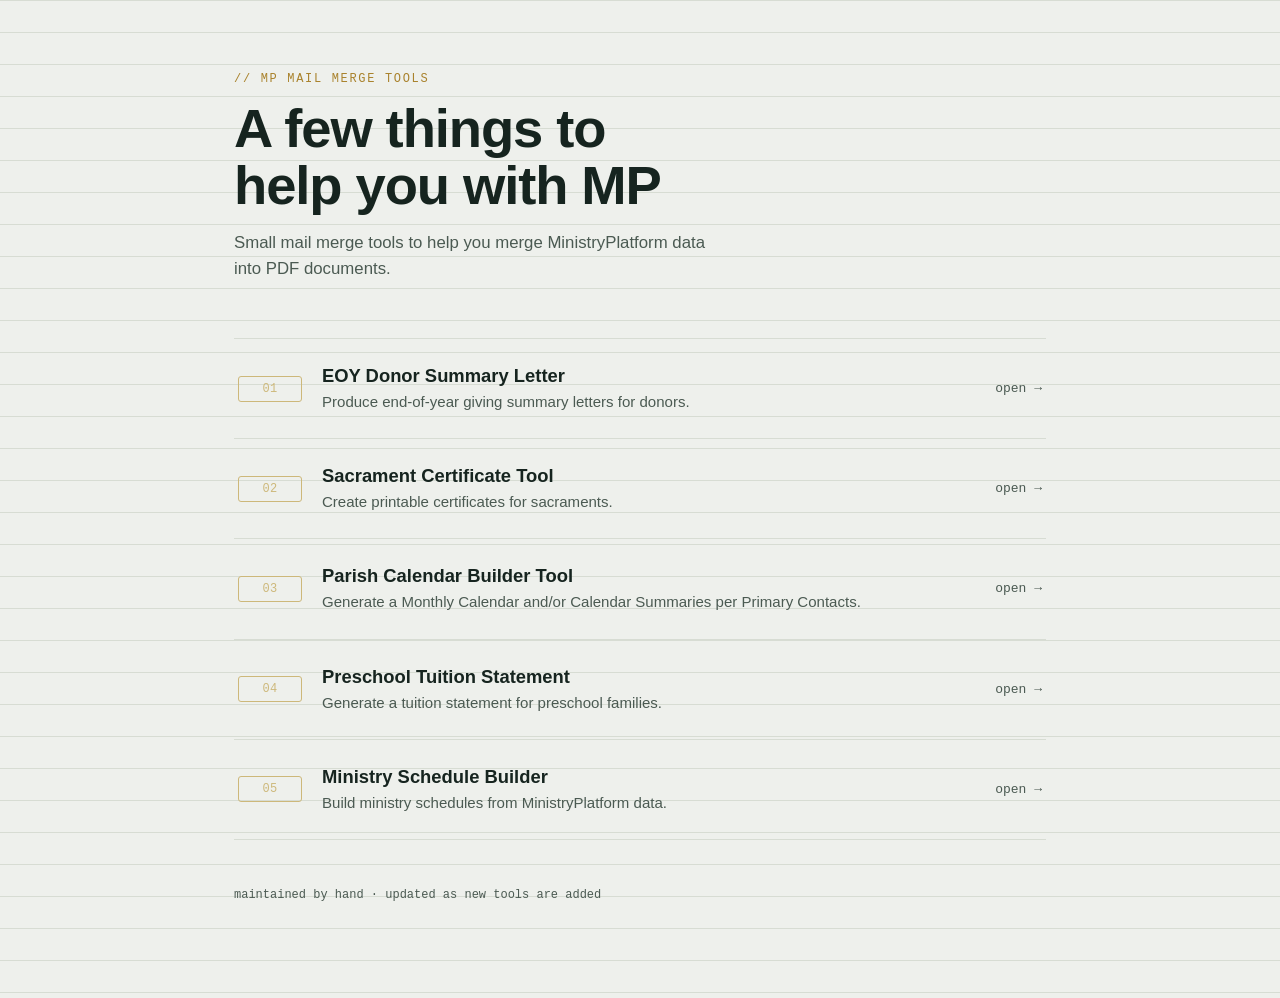
<file: index.html>
<!DOCTYPE html>
<html lang="en">
<head>
<meta charset="UTF-8">
<meta name="viewport" content="width=device-width, initial-scale=1.0">
<title>MP Tools</title>
<style>
  :root {
    --paper: #eef0ec;
    --paper-line: #d7dcd3;
    --ink: #16241f;
    --ink-soft: #4b5a52;
    --brass: #a9822c;
    --brass-dim: #cdb87a;
    --card-bg: #ffffff;
    --mono: 'JetBrains Mono', 'Courier New', monospace;
    --sans: 'Inter', -apple-system, BlinkMacSystemFont, 'Segoe UI', sans-serif;
  }

  * { box-sizing: border-box; }

  html, body {
    margin: 0;
    padding: 0;
    background:
      linear-gradient(var(--paper-line) 1px, transparent 1px) 0 0 / 100% 32px,
      var(--paper);
    color: var(--ink);
    font-family: var(--sans);
    min-height: 100%;
  }

  .wrap {
    max-width: 860px;
    margin: 0 auto;
    padding: 72px 24px 96px;
  }

  header {
    margin-bottom: 56px;
  }

  .eyebrow {
    font-family: var(--mono);
    font-size: 12px;
    letter-spacing: 0.14em;
    text-transform: uppercase;
    color: var(--brass);
    margin: 0 0 14px;
  }

  h1 {
    font-size: clamp(2.4rem, 5vw, 3.4rem);
    line-height: 1.05;
    margin: 0 0 16px;
    letter-spacing: -0.02em;
    font-weight: 700;
  }

  .lede {
    max-width: 52ch;
    font-size: 1.05rem;
    line-height: 1.55;
    color: var(--ink-soft);
    margin: 0;
  }

  .shelf {
    display: flex;
    flex-direction: column;
    border-top: 1px solid var(--paper-line);
  }

  .tool {
    display: grid;
    grid-template-columns: 64px 1fr auto;
    align-items: center;
    gap: 20px;
    padding: 26px 4px;
    border-bottom: 1px solid var(--paper-line);
    text-decoration: none;
    color: inherit;
    transition: background 0.15s ease, padding-left 0.15s ease;
  }

  .tool:hover {
    background: var(--card-bg);
    padding-left: 12px;
  }

  .tool:hover .go {
    color: var(--brass);
    transform: translateX(3px);
  }

  .tag {
    font-family: var(--mono);
    font-size: 12px;
    color: var(--brass-dim);
    border: 1px solid var(--brass-dim);
    border-radius: 3px;
    padding: 5px 0;
    text-align: center;
    letter-spacing: 0.03em;
  }

  .meta h2 {
    font-size: 1.15rem;
    margin: 0 0 4px;
    font-weight: 600;
  }

  .meta p {
    margin: 0;
    font-size: 0.94rem;
    color: var(--ink-soft);
    line-height: 1.4;
  }

  .go {
    font-family: var(--mono);
    font-size: 13px;
    color: var(--ink-soft);
    white-space: nowrap;
    transition: color 0.15s ease, transform 0.15s ease;
  }

  .empty {
    padding: 40px 4px;
    color: var(--ink-soft);
    font-style: italic;
    border-bottom: 1px solid var(--paper-line);
  }

  footer {
    margin-top: 48px;
    font-family: var(--mono);
    font-size: 12px;
    color: var(--ink-soft);
  }

  @media (max-width: 560px) {
    .tool {
      grid-template-columns: 48px 1fr;
      row-gap: 6px;
    }
    .go { grid-column: 2; justify-self: start; }
  }
</style>
</head>
<body>
  <div class="wrap">
    <header>
      <p class="eyebrow">// mp mail merge tools</p>
      <h1>A few things to<br>help you with MP</h1>
      <p class="lede">Small mail merge tools to help you merge MinistryPlatform data into PDF documents.</p>
    </header>

    <div class="shelf" id="shelf"></div>

    <footer>maintained by hand · updated as new tools are added</footer>
  </div>

<script>
  // ---------------------------------------------------------------
  // EDIT THIS LIST when you add or remove a tool.
  // file: the path to the html file in this repo (e.g. "budget-calculator.html"
  //        or "budget-calculator/" if you used a subfolder with its own index.html)
  // name: what shows as the title
  // desc: one short sentence describing what it does
  // ---------------------------------------------------------------
  const TOOLS = [
    {
      file: "eoy-donor-summary-letter.html",
      name: "EOY Donor Summary Letter",
      desc: "Produce end-of-year giving summary letters for donors."
    },
    {
      file: "Sacrament_Certificate_Tool.html",
      name: "Sacrament Certificate Tool",
      desc: "Create printable certificates for sacraments."
    },
    {
      file: "parish-calendar-builder.html",
      name: "Parish Calendar Builder Tool",
      desc: "Generate a Monthly Calendar and/or Calendar Summaries per Primary Contacts."
    },
    {
      file: "Preschool_Tuition_Statement.html",
      name: "Preschool Tuition Statement",
      desc: "Generate a tuition statement for preschool families."
    },
    {
      file: "ministry-schedule-builder.html",
      name: "Ministry Schedule Builder",
      desc: "Build ministry schedules from MinistryPlatform data."
    }
  ];

  const shelf = document.getElementById('shelf');

  if (TOOLS.length === 0) {
    shelf.innerHTML = '<div class="empty">No tools listed yet — edit the TOOLS array in index.html.</div>';
  } else {
    TOOLS.forEach((tool, i) => {
      const a = document.createElement('a');
      a.className = 'tool';
      a.href = tool.file;

      const num = String(i + 1).padStart(2, '0');

      a.innerHTML = `
        <span class="tag">${num}</span>
        <span class="meta">
          <h2>${tool.name}</h2>
          <p>${tool.desc}</p>
        </span>
        <span class="go">open &rarr;</span>
      `;
      shelf.appendChild(a);
    });
  }
</script>
</body>
</html>
</file>
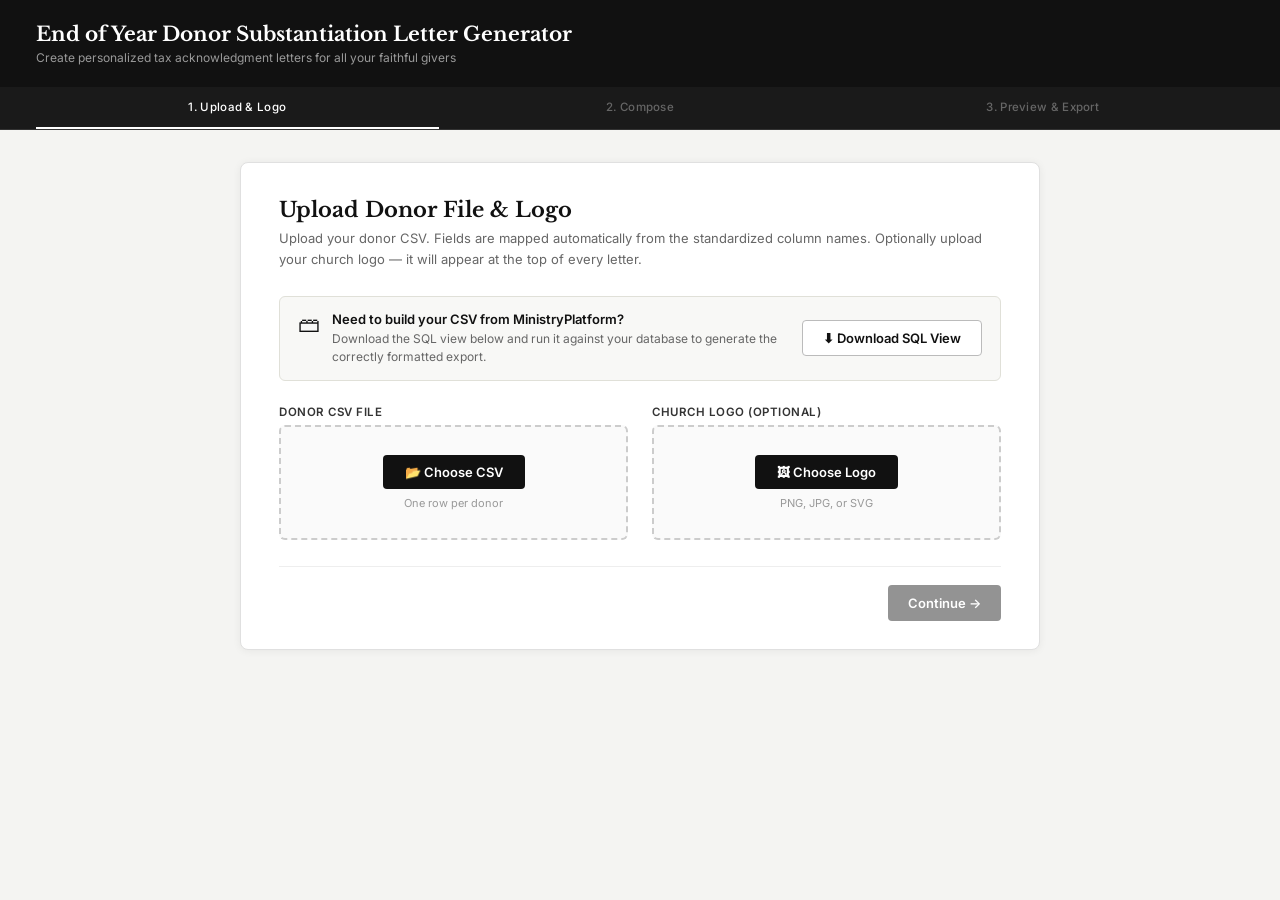
<file: eoy-donor-summary-letter.html>
<!DOCTYPE html>
<html lang="en">
<head>
<meta charset="UTF-8"/>
<meta name="viewport" content="width=device-width, initial-scale=1.0"/>
<title>End of Year Donor Substantiation Letter Generator</title>
<link rel="preconnect" href="https://fonts.googleapis.com"/>
<link href="https://fonts.googleapis.com/css2?family=Libre+Baskerville:ital,wght@0,400;0,700;1,400&family=Inter:wght@400;500;600&display=swap" rel="stylesheet"/>
<style>
  *, *::before, *::after { box-sizing: border-box; margin: 0; padding: 0; }
  body { font-family: 'Inter', system-ui, sans-serif; background: #f4f4f2; color: #111; min-height: 100vh; }

  .hdr { background: #111; color: #fff; padding: 22px 36px; }
  .hdr h1 { font-family: 'Libre Baskerville', Georgia, serif; font-size: 20px; font-weight: 700; }
  .hdr p { font-size: 12px; color: #999; margin-top: 4px; }

  .stepper { background: #1a1a1a; display: flex; padding: 0 36px; border-bottom: 1px solid #333; }
  .step-tab { flex: 1; padding: 13px 6px; text-align: center; font-size: 11.5px; font-weight: 500;
    color: #666; cursor: default; border-bottom: 2px solid transparent; letter-spacing: 0.3px;
    transition: all 0.15s; white-space: nowrap; }
  .step-tab.done { color: #aaa; cursor: pointer; }
  .step-tab.done:hover { color: #fff; }
  .step-tab.active { color: #fff; border-bottom-color: #fff; }

  .main { max-width: 840px; margin: 32px auto; padding: 0 20px 60px; }
  .card { background: #fff; border-radius: 8px; border: 1px solid #e0e0e0;
    box-shadow: 0 1px 8px rgba(0,0,0,0.06); padding: 34px 38px 28px; }

  .step { display: none; }
  .step.active { display: block; }

  .step-title { font-family: 'Libre Baskerville', Georgia, serif; font-size: 21px; margin-bottom: 5px; }
  .step-desc { font-size: 13px; color: #666; margin-bottom: 26px; line-height: 1.6; }

  .field-label { display: block; font-size: 11.5px; font-weight: 600; color: #333;
    text-transform: uppercase; letter-spacing: 0.5px; margin-bottom: 5px; }
  .form-row { display: flex; flex-direction: column; gap: 5px; margin-bottom: 16px; }

  input, select, textarea {
    font-family: 'Inter', sans-serif; font-size: 13.5px; padding: 8px 11px;
    border: 1.5px solid #d0d0d0; border-radius: 5px; background: #fafafa; color: #111;
    outline: none; transition: border-color 0.15s; width: 100%; }
  input:focus, select:focus, textarea:focus { border-color: #111; background: #fff; }
  textarea { resize: vertical; line-height: 1.7; font-size: 13px; }

  .two-col { display: grid; grid-template-columns: 1fr 1fr; gap: 24px; }

  .upload-zone { border: 2px dashed #ccc; border-radius: 6px; padding: 28px 16px;
    text-align: center; background: #fafafa; margin-top: 6px; }
  .upload-btn { display: inline-block; background: #111; color: #fff; padding: 9px 22px;
    border-radius: 4px; font-size: 13px; font-weight: 600; cursor: pointer;
    transition: background 0.15s; border: none; font-family: 'Inter', sans-serif; }
  .upload-btn:hover { background: #333; }
  .upload-hint { font-size: 11px; color: #999; margin-top: 7px; }

  .error-box { background: #fff5f5; border: 1px solid #fbb; color: #900;
    padding: 9px 13px; border-radius: 4px; font-size: 12.5px; margin-top: 10px; }
  .success-box { background: #f0faf0; border: 1px solid #9d9; color: #2a6a2a;
    padding: 9px 13px; border-radius: 4px; font-size: 12.5px; margin-top: 10px; }
  .info-box { background: #f5f5ff; border: 1px solid #bbd; color: #334;
    padding: 9px 13px; border-radius: 4px; font-size: 12.5px; margin-top: 10px; }

  #logo-preview { max-height: 70px; max-width: 100%; border: 1px solid #ddd;
    border-radius: 4px; padding: 6px; background: #fafafa; display: none; margin-top: 10px; }

  .preview-wrap { margin-top: 22px; overflow-x: auto; }
  .preview-label { font-size: 12px; color: #666; margin-bottom: 8px; font-weight: 500; }
  .preview-table { width: 100%; border-collapse: collapse; font-size: 11.5px; }
  .preview-table th { background: #111; color: #fff; padding: 6px 10px; text-align: left; font-weight: 500; }
  .preview-table td { padding: 5px 10px; border-bottom: 1px solid #eee; max-width: 200px;
    overflow: hidden; text-overflow: ellipsis; white-space: nowrap; }
  .preview-table tr:nth-child(even) td { background: #f9f9f9; }

  .insert-hint { text-align: center; font-size: 11px; font-weight: 600; text-transform: uppercase;
    letter-spacing: 1px; color: #888; padding: 10px 0;
    border-top: 1px dashed #ddd; border-bottom: 1px dashed #ddd; margin: 4px 0 18px; }
  .note-box { background: #f8f8f6; border-left: 3px solid #111; padding: 13px 16px;
    font-size: 12.5px; color: #444; line-height: 1.6; margin-top: 6px; border-radius: 0 4px 4px 0; }
  .note-box strong { font-size: 11px; text-transform: uppercase; letter-spacing: 0.5px; color: #111; display: block; margin-bottom: 4px; }

  .export-bar { display: flex; justify-content: space-between; align-items: center;
    flex-wrap: wrap; gap: 12px; margin-bottom: 18px; }
  .donor-pick { display: flex; align-items: center; gap: 10px; }
  .donor-pick select { width: auto; }
  .export-btns { display: flex; gap: 10px; flex-wrap: wrap; }
  #letter-preview { width: 100%; height: 900px; border: 1px solid #ccc;
    border-radius: 6px; background: #fff; display: block; }

  .btn-solid { background: #111; color: #fff; border: none; padding: 9px 20px;
    border-radius: 4px; font-size: 13px; font-family: 'Inter', sans-serif; font-weight: 600;
    cursor: pointer; transition: background 0.15s; }
  .btn-solid:hover:not(:disabled) { background: #333; }
  .btn-solid:disabled { opacity: 0.45; cursor: not-allowed; }
  .btn-outline { background: #fff; color: #111; border: 1.5px solid #bbb; padding: 9px 20px;
    border-radius: 4px; font-size: 13px; font-family: 'Inter', sans-serif; font-weight: 600;
    cursor: pointer; transition: all 0.15s; }
  .btn-outline:hover { border-color: #111; }

  .sql-download-bar { display:flex; justify-content:space-between; align-items:center;
    background:#f8f8f6; border:1px solid #e0e0d8; border-radius:6px;
    padding:14px 18px; margin-bottom:24px; gap:16px; flex-wrap:wrap; }
  .sql-info { display:flex; align-items:flex-start; gap:12px; flex:1; }
  .sql-icon { font-size:22px; line-height:1; margin-top:2px; }
  .sql-title { font-size:13px; font-weight:600; color:#111; margin-bottom:3px; }
  .sql-sub { font-size:12px; color:#666; line-height:1.5; }
  .sql-btn { white-space:nowrap; }
  .char-hint { font-size: 10.5px; font-weight: 400; color: #888; text-transform: none;
    letter-spacing: 0; margin-left: 6px; font-style: italic; }
  .char-count { font-size: 11px; color: #aaa; text-align: right; margin-top: 3px; }
  .char-count span.over { color: #c00; font-weight: 600; }
  .nav-bar { display: flex; justify-content: space-between; margin-top: 26px;
    padding-top: 18px; border-top: 1px solid #eee; }

  .field-chips { display: flex; flex-wrap: wrap; gap: 6px; margin-top: 8px; }
  .chip { background: #f0f0f0; border: 1px solid #ddd; border-radius: 3px;
    padding: 3px 9px; font-size: 11px; color: #444; font-family: 'Inter', sans-serif; }
  .chip.found { background: #edfaf0; border-color: #9d9; color: #2a6a2a; }
  .chip.missing { background: #fff5f5; border-color: #fbb; color: #900; }
</style>
</head>
<body>

<div class="hdr">
  <h1>End of Year Donor Substantiation Letter Generator</h1>
  <p>Create personalized tax acknowledgment letters for all your faithful givers</p>
</div>

<div class="stepper">
  <div class="step-tab active" id="tab-0">1. Upload &amp; Logo</div>
  <div class="step-tab" id="tab-1">2. Compose</div>
  <div class="step-tab" id="tab-2">3. Preview &amp; Export</div>
</div>

<div class="main">
  <div class="card">

    <!-- ══ STEP 0: Upload & Logo ══ -->
    <div class="step active" id="step-0">
      <h2 class="step-title">Upload Donor File &amp; Logo</h2>
      <p class="step-desc">Upload your donor CSV. Fields are mapped automatically from the standardized column names. Optionally upload your church logo — it will appear at the top of every letter.</p>

      <div class="sql-download-bar">
        <div class="sql-info">
          <span class="sql-icon">&#128451;</span>
          <div>
            <div class="sql-title">Need to build your CSV from MinistryPlatform?</div>
            <div class="sql-sub">Download the SQL view below and run it against your database to generate the correctly formatted export.</div>
          </div>
        </div>
        <button class="btn-outline sql-btn" onclick="downloadSQL()">&#11015; Download SQL View</button>
      </div>

      <div class="two-col">
        <div>
          <div class="field-label">Donor CSV File</div>
          <div class="upload-zone">
            <input type="file" accept=".csv,.txt" id="csv-input" style="display:none" onchange="handleCSV(this)"/>
            <label for="csv-input" class="upload-btn">📂 Choose CSV</label>
            <div class="upload-hint">One row per donor</div>
          </div>
          <div id="csv-error" class="error-box" style="display:none"></div>
          <div id="csv-success" class="success-box" style="display:none"></div>
          <div id="csv-info" class="info-box" style="display:none"></div>
        </div>
        <div>
          <div class="field-label">Church Logo (optional)</div>
          <div class="upload-zone">
            <input type="file" accept="image/*" id="logo-input" style="display:none" onchange="handleLogo(this)"/>
            <label for="logo-input" class="upload-btn">🖼 Choose Logo</label>
            <div class="upload-hint">PNG, JPG, or SVG</div>
          </div>
          <div style="text-align:center">
            <img id="logo-preview" alt="Logo preview"/>
          </div>
        </div>
      </div>

      <!-- Field detection status -->
      <div id="field-status" style="display:none; margin-top:20px;">
        <div class="field-label" style="margin-bottom:8px;">Detected Columns</div>
        <div class="field-chips" id="field-chips"></div>
      </div>

      <div id="csv-preview-wrap" class="preview-wrap" style="display:none">
        <div class="preview-label" id="csv-preview-label"></div>
        <div style="overflow-x:auto">
          <table class="preview-table" id="csv-preview-table"></table>
        </div>
      </div>
    </div>

    <!-- ══ STEP 1: Compose ══ -->
    <div class="step" id="step-1">
      <h2 class="step-title">Compose Your Letter</h2>
      <p class="step-desc">Write the pastor's opening and closing message. The contribution table will be inserted automatically between them.</p>

      <div class="form-row">
        <label class="field-label" for="letter-body">Opening — Pastor's Message <span class="char-hint">Recommended: 400–600 characters (~3–4 short paragraphs)</span></label>
        <textarea id="letter-body" rows="8" placeholder="As we reflect on this past year, we are filled with gratitude for your faithful generosity. Your giving has made an eternal impact in our community and beyond..." oninput="updateCount('letter-body','count-body')"></textarea>
        <div class="char-count"><span id="count-body">0</span> characters</div>
      </div>

      <div class="insert-hint">↓ Contribution table inserted here automatically ↓</div>

      <div class="form-row">
        <label class="field-label" for="letter-closing">Closing — Thank You Message <span class="char-hint">Recommended: 200–350 characters (~2 short paragraphs)</span></label>
        <textarea id="letter-closing" rows="5" placeholder="Thank you for your generosity and faithfulness. Your gifts are not just financial contributions — they are expressions of your love for God and His people." oninput="updateCount('letter-closing','count-closing')"></textarea>
        <div class="char-count"><span id="count-closing">0</span> characters</div>
      </div>

      <div class="form-row" style="max-width:380px;">
        <label class="field-label" for="pastor-name">Pastor's Name (for signature)</label>
        <input type="text" id="pastor-name" placeholder="Pastor John Smith"/>
      </div>

      <div class="form-row">
        <label class="field-label">Pastor's Signature Image <span class="char-hint">Optional — replaces the blank line above the name</span></label>
        <div class="sig-upload-row">
          <div class="upload-zone" style="padding:16px 20px;text-align:left;display:flex;align-items:center;gap:16px;flex-wrap:wrap;">
            <div>
              <input type="file" accept="image/*" id="sig-input" style="display:none" onchange="handleSig(this)"/>
              <label for="sig-input" class="upload-btn">✍ Upload Signature</label>
              <div class="upload-hint" style="margin-top:5px;">PNG with transparent background works best</div>
            </div>
            <img id="sig-preview" alt="Signature preview" style="max-height:48px;max-width:200px;display:none;border-bottom:1px solid #ccc;padding-bottom:4px;"/>
            <button id="sig-remove" onclick="removeSig()" class="btn-outline" style="display:none;padding:5px 12px;font-size:12px;">✕ Remove</button>
          </div>
        </div>
      </div>

      <div class="two-col" style="margin-bottom:16px;">
        <div class="form-row" style="margin-bottom:0;">
          <label class="field-label" for="letter-date">Letter Date</label>
          <input type="date" id="letter-date"/>
        </div>
        <div></div>
      </div>

      <div class="two-col" style="margin-bottom:0;">
        <div class="form-row">
          <label class="field-label" for="parish-phone">Parish Office Phone Number</label>
          <input type="tel" id="parish-phone" placeholder="(555) 555-5555"/>
        </div>
        <div class="form-row">
          <label class="field-label" for="parish-url">Contribution Statement Website URL</label>
          <input type="url" id="parish-url" placeholder="https://yourchurch.org/giving"/>
        </div>
      </div>

      <div class="note-box">
        <strong>Auto-included in every letter</strong>
        <ul style="margin:4px 0 0 18px; line-height:1.8;">
          <li>IRS no goods/services statement</li>
          <li>QCD section — if "Qualified Charitable Distributions" column has data for that donor</li>
          <li>Soft Credit section — if "Soft Credit Donations" column has data for that donor</li>
        </ul>
      </div>
    </div>

    <!-- ══ STEP 2: Preview & Export ══ -->
    <div class="step" id="step-2">
      <h2 class="step-title">Preview &amp; Export</h2>
      <div class="export-bar">
        <div class="donor-pick">
          <span class="field-label" style="margin:0;">Preview:</span>
          <select id="donor-select" onchange="updatePreview()"></select>
        </div>
        <div class="export-btns">
          <button class="btn-outline" onclick="printOne()">🖨 Print / Save This Letter</button>
          <button class="btn-solid" id="print-all-btn" onclick="printAll()">🖨 Print All Letters</button>
        </div>
      </div>
      <iframe id="letter-preview" title="Letter Preview"></iframe>
    </div>

    <div class="nav-bar">
      <button class="btn-outline" id="btn-back" onclick="navigate(-1)" style="visibility:hidden">← Back</button>
      <button class="btn-solid" id="btn-next" onclick="navigate(1)" disabled>Continue →</button>
    </div>
  </div>
</div>

<script>
// ═══════════════════════════════════════════
//  SQL View
// ═══════════════════════════════════════════
const SQL_VIEW = "Accounting_Company_ID_Table.[Company_Name] AS [Church Name], \nAccounting_Company_ID_Table_Default_Congregation_Table_Location_ID_Table_Address_ID_Table.[Address_Line_1] AS [Church Address 1], \nAccounting_Company_ID_Table_Default_Congregation_Table_Location_ID_Table_Address_ID_Table.[Address_Line_2] AS [Church Address 2], \nAccounting_Company_ID_Table_Default_Congregation_Table_Location_ID_Table_Address_ID_Table.[City] AS [Church City], \nAccounting_Company_ID_Table_Default_Congregation_Table_Location_ID_Table_Address_ID_Table.[State/Region] AS [Church State], \nAccounting_Company_ID_Table_Default_Congregation_Table_Location_ID_Table_Address_ID_Table.[Postal_Code] AS [Church Postal Code], \nContribution_Statements.[Salutation] AS [Mailing Name], \nHousehold_ID_Table_Address_ID_Table.[Address_Line_1] AS [Donor Address 1], \nHousehold_ID_Table_Address_ID_Table.[Address_Line_2] AS [Donor Address 2], \nHousehold_ID_Table_Address_ID_Table.[City] AS [Donor City], \nHousehold_ID_Table_Address_ID_Table.[State/Region] AS [Donor State], \nHousehold_ID_Table_Address_ID_Table.[Postal_Code] AS [Donor Postal Code],\nContact_Record_Table.[Informal_Dynamic_Merge_Field] AS [Salutation],\nContribution_Statements.[Statement_Year] AS [Statement Year], \nContribution_Statements.[__Statement_Amount] AS [Deductible Donation Amount],\nSTUFF((\n    SELECT ', ' + P.Statement_Title + ' $' + CAST(SUM(DD.Amount) AS VARCHAR(20))\n    FROM Donations D \n    INNER JOIN Donation_Distributions DD ON DD.Donation_ID = D.Donation_ID\n    INNER JOIN Programs P ON P.Program_ID = DD.Program_ID \n    WHERE D.Statement_ID = Contribution_Statements.Statement_ID \n    AND D.Payment_Type_ID NOT IN (62, 36)\n    GROUP BY P.Statement_Title\n    ORDER BY P.Statement_Title ASC\n    FOR XML PATH('')\n     ), 1, 2, '') AS [Contributions (Funds)],\n(SELECT SUM(DD.Amount)\n    FROM Donations D \n    INNER JOIN Donation_Distributions DD ON DD.Donation_ID = D.Donation_ID\n    INNER JOIN Programs P ON P.Program_ID = DD.Program_ID \n    WHERE D.Statement_ID = Contribution_Statements.Statement_ID \n    AND D.Payment_Type_ID IN (62, 36)) AS [Qualified Charitable Distributions],\n(SELECT SUM(DD.Amount)\n    FROM Donations D \n    INNER JOIN Donation_Distributions DD ON DD.Donation_ID = D.Donation_ID\n    INNER JOIN Programs P ON P.Program_ID = DD.Program_ID \n    WHERE DD.Soft_Credit_Statement_ID = Contribution_Statements.Statement_ID ) AS [Soft Credit Donations]";

function downloadSQL() {
  const blob = new Blob([SQL_VIEW], { type: 'text/plain' });
  const a = document.createElement('a');
  a.href = URL.createObjectURL(blob);
  a.download = 'EOY_Donor_Letter_View.sql';
  a.click();
  URL.revokeObjectURL(a.href);
}

// ═══════════════════════════════════════════
//  Constants
// ═══════════════════════════════════════════
const TOTAL_STEPS = 3;

// Exact CSV column names (standardized)
const COL = {
  churchName:    "Church Name",
  churchAddr1:   "Church Address 1",
  churchAddr2:   "Church Address 2",
  churchCity:    "Church City",
  churchState:   "Church State",
  churchZip:     "Church Postal Code",
  mailingName:   "Mailing Name",
  donorAddr1:    "Donor Address 1",
  donorAddr2:    "Donor Address 2",
  donorCity:     "Donor City",
  donorState:    "Donor State",
  donorZip:      "Donor Postal Code",
  salutation:    "Salutation",
  statementYear: "Statement Year",
  totalAmount:   "Deductible Donation Amount",
  gifts:         "Contributions (Funds)",
  qcd:           "Qualified Charitable Distributions",
  soft:          "Soft Credit Donations"
};

const REQUIRED_COLS = [COL.churchName, COL.churchAddr1, COL.mailingName, COL.gifts];
const OPTIONAL_COLS = [COL.churchAddr2, COL.churchCity, COL.churchState, COL.churchZip,
  COL.donorAddr1, COL.donorAddr2, COL.donorCity, COL.donorState, COL.donorZip,
  COL.salutation, COL.statementYear, COL.totalAmount, COL.qcd, COL.soft];

const IRS_STATEMENT = "No goods or services were provided in exchange for your contributions. Your gifts are tax-deductible to the extent allowed by law under Section 501(c)(3) of the Internal Revenue Code.";
const QCD_NOTE = "Qualified Charitable Distributions (QCDs) are transfers made directly from an IRA to a qualified charity. These amounts are listed below for your records. QCDs are excluded from your taxable income and are not reported as charitable deductions.";
const SOFT_NOTE = "Soft credit donations are gifts credited to your record on behalf of another donor (e.g., matching gifts or tribute gifts). These amounts are listed below for informational purposes only and are not tax-deductible by you.";

// ═══════════════════════════════════════════
//  State
// ═══════════════════════════════════════════
let currentStep = 0;
let donors = [];
let csvHeaders = [];
let logoDataUrl = "";
let sigDataUrl = "";
let detectedYear = "";

// ═══════════════════════════════════════════
//  CSV Parser
// ═══════════════════════════════════════════
function parseCSV(text) {
  const lines = text.trim().split(/\r?\n/);
  if (lines.length < 2) return [];
  const headers = lines[0].split(",").map(h => h.trim().replace(/^"|"$/g, ""));
  return lines.slice(1).filter(l => l.trim()).map(line => {
    const fields = [];
    let cur = "", inQ = false;
    for (let i = 0; i < line.length; i++) {
      if (line[i] === '"') { inQ = !inQ; }
      else if (line[i] === ',' && !inQ) { fields.push(cur.trim()); cur = ""; }
      else { cur += line[i]; }
    }
    fields.push(cur.trim());
    const row = {};
    headers.forEach((h, i) => { row[h] = (fields[i] || "").replace(/^"|"$/g, "").trim(); });
    return row;
  });
}

// ═══════════════════════════════════════════
//  File Handlers
// ═══════════════════════════════════════════
function handleCSV(input) {
  const file = input.files[0];
  if (!file) return;
  const reader = new FileReader();
  reader.onload = ev => {
    try {
      const parsed = parseCSV(ev.target.result);
      if (!parsed.length) { showMsg("csv-error", "No data rows found in file."); return; }

      donors = parsed;
      csvHeaders = Object.keys(parsed[0]);

      // Detect statement year from first row
      detectedYear = (parsed[0][COL.statementYear] || "").trim();

      // Check required columns
      const missing = REQUIRED_COLS.filter(c => !csvHeaders.includes(c));

      hideMsg("csv-error");
      showMsg("csv-success", "✓ " + donors.length + " donors loaded" +
        (detectedYear ? " · Statement Year: " + detectedYear : ""));

      if (missing.length) {
        showMsg("csv-error", "⚠ Missing required columns: " + missing.join(", "));
      }

      // Show field detection chips
      showFieldStatus();
      buildPreviewTable(parsed.slice(0, 3));
      // Set default letter date to today
const _today = new Date();
document.getElementById("letter-date").value =
  _today.getFullYear() + "-" +
  String(_today.getMonth()+1).padStart(2,"0") + "-" +
  String(_today.getDate()).padStart(2,"0");
updateNavButtons();
    } catch(e) {
      showMsg("csv-error", "Could not parse file — please ensure it is a valid CSV.");
    }
  };
  reader.readAsText(file);
}

function handleLogo(input) {
  const file = input.files[0];
  if (!file) return;
  const reader = new FileReader();
  reader.onload = ev => {
    logoDataUrl = ev.target.result;
    const img = document.getElementById("logo-preview");
    img.src = logoDataUrl;
    img.style.display = "block";
  };
  reader.readAsDataURL(file);
}

function handleSig(input) {
  const file = input.files[0];
  if (!file) return;
  const reader = new FileReader();
  reader.onload = ev => {
    sigDataUrl = ev.target.result;
    const img = document.getElementById("sig-preview");
    img.src = sigDataUrl;
    img.style.display = "block";
    document.getElementById("sig-remove").style.display = "inline-block";
  };
  reader.readAsDataURL(file);
}

function removeSig() {
  sigDataUrl = "";
  document.getElementById("sig-input").value = "";
  const img = document.getElementById("sig-preview");
  img.src = "";
  img.style.display = "none";
  document.getElementById("sig-remove").style.display = "none";
}

function showFieldStatus() {
  const wrap = document.getElementById("field-status");
  const chips = document.getElementById("field-chips");
  const allCols = [...REQUIRED_COLS, ...OPTIONAL_COLS];
  chips.innerHTML = allCols.map(col => {
    const found = csvHeaders.includes(col);
    const req = REQUIRED_COLS.includes(col);
    return `<span class="chip ${found ? 'found' : (req ? 'missing' : '')}">${found ? '✓' : (req ? '✗' : '○')} ${col}</span>`;
  }).join("");
  wrap.style.display = "block";
}

function buildPreviewTable(rows) {
  const wrap = document.getElementById("csv-preview-wrap");
  const label = document.getElementById("csv-preview-label");
  const table = document.getElementById("csv-preview-table");
  label.textContent = "Preview — first " + rows.length + " rows:";
  const thead = "<thead><tr>" + csvHeaders.map(h => "<th>" + esc(h) + "</th>").join("") + "</tr></thead>";
  const tbody = "<tbody>" + rows.map(r =>
    "<tr>" + csvHeaders.map(h => "<td title='" + esc(r[h]||"") + "'>" + esc(r[h] || "") + "</td>").join("") + "</tr>"
  ).join("") + "</tbody>";
  table.innerHTML = thead + tbody;
  wrap.style.display = "block";
}

function showMsg(id, msg) {
  const el = document.getElementById(id);
  el.textContent = msg;
  el.style.display = "block";
}
function hideMsg(id) {
  document.getElementById(id).style.display = "none";
}

// ═══════════════════════════════════════════
//  Gift Parser
// ═══════════════════════════════════════════
function parseGiftField(raw) {
  if (!raw) return [];
  return raw.split(",").map(item => {
    const s = item.trim();
    const m = s.match(/^(.+?)\s+\$?([\d,]+(?:\.\d{2})?)$/);
    if (m) return { fund: m[1].trim(), amount: parseFloat(m[2].replace(/,/g, "")) };
    return { fund: s, amount: null };
  }).filter(g => g.fund);
}

function fmtMoney(n) {
  return "$" + Number(n).toLocaleString("en-US", { minimumFractionDigits: 2 });
}

// ═══════════════════════════════════════════
//  Letter Builder
// ═══════════════════════════════════════════
function buildLetterHTML(donor) {
  const v = col => (donor[col] || "").trim();

  const orgName    = v(COL.churchName);
  const orgAddr1   = v(COL.churchAddr1);
  const orgAddr2   = v(COL.churchAddr2);
  const orgCity    = v(COL.churchCity);
  const orgState   = v(COL.churchState);
  const orgZip     = v(COL.churchZip);

  const donorName  = v(COL.mailingName);
  const donorAddr1 = v(COL.donorAddr1);
  const donorAddr2 = v(COL.donorAddr2);
  const donorCity  = v(COL.donorCity);
  const donorState = v(COL.donorState);
  const donorZip   = v(COL.donorZip);
  const salutation = v(COL.salutation) || ("Dear " + donorName);
  const taxYear    = v(COL.statementYear) || detectedYear || new Date().getFullYear() - 1;

  const letterBody = document.getElementById("letter-body").value;
  const closing    = document.getElementById("letter-closing").value;
  const pastorName = document.getElementById("pastor-name").value;
  const sigImg = sigDataUrl ? `<img src="${sigDataUrl}" style="max-height:48px;max-width:180px;display:block;margin-bottom:2px;" alt="Signature"/>` : '<div style="height:32px;"></div>';

  const gifts = parseGiftField(v(COL.gifts));
  const giftsTotal = gifts.reduce((s, x) => s + (x.amount || 0), 0);

  // QCD and soft come as plain totals (dollar amount only)
  const qcdTotal  = parseFloat((v(COL.qcd)  || "0").replace(/[$,]/g, "")) || 0;
  const softTotal = parseFloat((v(COL.soft) || "0").replace(/[$,]/g, "")) || 0;

  // Use user-chosen date or fall back to today
  const letterDateVal = document.getElementById("letter-date").value;
  const today = letterDateVal
    ? new Date(letterDateVal + "T12:00:00").toLocaleDateString("en-US", { year:"numeric", month:"long", day:"numeric" })
    : new Date().toLocaleDateString("en-US", { year:"numeric", month:"long", day:"numeric" });
  const orgCityLine   = [orgCity, orgState, orgZip].filter(Boolean).join(", ");
  const donorCityLine = [donorCity, donorState, donorZip].filter(Boolean).join(", ");

  function tableHTML(items, total, label) {
    if (!items.length) return "";
    const rows = items.map(g =>
      `<tr>
        <td style="padding:3px 10px;border-bottom:none;font-family:Georgia,serif;font-size:8.5pt;">${escHtml(g.fund)}</td>
        <td style="padding:3px 10px;border-bottom:none;text-align:right;font-family:Georgia,serif;font-size:8.5pt;">${g.amount != null ? fmtMoney(g.amount) : "—"}</td>
      </tr>`).join("");
    const totalRow = total > 0 ? `<tr>
      <td style="padding:4px 10px;font-weight:bold;font-family:Georgia,serif;font-size:8.5pt;border-top:1.5px solid #222;">Total ${escHtml(label)}</td>
      <td style="padding:4px 10px;text-align:right;font-weight:bold;font-family:Georgia,serif;font-size:8.5pt;border-top:1.5px solid #222;">${fmtMoney(total)}</td>
    </tr>` : "";
    return `<table style="width:100%;border-collapse:collapse;border:none;margin:4px 0 8px;">
      <thead><tr style="background:#222;color:#fff;">
        <td style="padding:4px 10px;font-family:Georgia,serif;font-size:8.5pt;font-weight:600;">Fund</td>
        <td style="padding:4px 10px;text-align:right;font-family:Georgia,serif;font-size:8.5pt;font-weight:600;">Amount</td>
      </tr></thead>
      <tbody>${rows}${totalRow}</tbody>
    </table>`;
  }

  const logoTag = logoDataUrl
    ? `<img src="${logoDataUrl}" style="max-height:64px;max-width:180px;display:block;" alt="Church Logo"/>`
    : "";

  const giftsSection = gifts.length ? `
    <div class="section-hd">Contributions</div>
    ${tableHTML(gifts, giftsTotal, "Contributions")}` : "";

  // QCD and soft: simple label + total lines shown only if amount > 0
  const qcdLine  = qcdTotal  > 0 ? '<div class="summary-line"><span class="summary-label">Qualified Charitable Distributions</span><span class="summary-amt">' + fmtMoney(qcdTotal)  + '</span></div>' : "";
  const softLine = softTotal > 0 ? '<div class="summary-line"><span class="summary-label">Soft Credit Donations</span><span class="summary-amt">' + fmtMoney(softTotal) + '</span></div>' : "";
  const parishPhone = document.getElementById("parish-phone").value.trim();
  const parishUrl   = document.getElementById("parish-url").value.trim();
  let contactParts = [];
  if (parishPhone) contactParts.push('call the parish office at ' + escHtml(parishPhone));
  if (parishUrl)   contactParts.push('visit <a href="' + escHtml(parishUrl) + '" style="color:#111;">' + escHtml(parishUrl) + '</a>');
  const contactStr = contactParts.length
    ? contactParts.join(' or ')
    : 'contact the parish office or log into your website';
  const detailStatementNote = 'If you are interested in a detail statement of your contributions for the year, please ' + contactStr + ' to download a copy.';
  const qcdSection  = qcdLine;
  const softSection = softLine;

  return `<!DOCTYPE html>
<html><head><meta charset="utf-8"/>
<style>
  @page{size:8.5in 11in;margin:0;}
  *{margin:0;padding:0;box-sizing:border-box;}
  body{background:#fff;font-family:Georgia,serif;color:#111;}
  /* Full letter page — 8.5x11, content margins match standard business letter */
  .page{
    width:8.5in;
    min-height:11in;
    max-height:11in;
    overflow:hidden;
    padding:0.5in 1in 0.4in 1in;
    position:relative;
  }
  /* ── Header: logo right, church info left ── */
  .org-header{
    display:flex;
    justify-content:space-between;
    align-items:flex-start;
    border-bottom:1.5px solid #111;
    padding-bottom:10px;
    margin-bottom:0;
  }
  .org-left{ flex:1; }
  .org-name{font-size:14pt;font-weight:bold;letter-spacing:0.3px;}
  .org-address{font-size:8pt;color:#444;margin-top:3px;line-height:1.5;}
  .org-logo{flex-shrink:0;margin-left:18px;text-align:right;}
  .org-logo img{max-height:64px;max-width:180px;display:block;}
  /* ── Window envelope zones ──
     #10 envelope: 9.5" x 4.125"
     Return address window: top ~0.5in, left ~0.25in, w~1.5in, h~0.8in
     Donor address window:  top ~1.875in, left ~3.5in, w~2in, h~0.875in
     On an 8.5x11 letter with 1in left margin:
       Return address block sits at top of letter (first ~0.8in of content)
       Donor block positioned at approx 1.875in from page top = 1.375in from content top
  */
  .date-line{font-size:8pt;color:#444;margin-top:8px;margin-bottom:0;}
  /* Donor address window — #10 envelope lower window sits at ~1.875in from page top.
     Page padding-top is 0.5in, so we need ~1.375in from content top.
     Letterhead (~0.55in) + date line (~0.18in) = ~0.73in used.
     Remaining spacer needed: ~0.65in */
  .donor-block{
    margin-top:0.65in;
    margin-bottom:0.22in;
    font-size:9pt;
    line-height:1.6;
    min-height:0.75in;
  }
  .salutation{font-size:10pt;margin-bottom:8px;}
  .letter-body{font-size:9.5pt;line-height:1.75;margin-bottom:10px;white-space:pre-wrap;}
  .closing{font-size:9.5pt;line-height:1.75;margin-top:8px;white-space:pre-wrap;}
  .pastor-sig{margin-top:18px;font-size:9pt;}
  .pastor-name{font-weight:bold;margin-top:3px;}
  .irs-box{margin-top:12px;padding:7px 11px;border-left:2px solid #111;font-size:7.5pt;color:#333;line-height:1.6;font-style:italic;}
  .section-hd{font-size:8pt;font-weight:bold;text-transform:uppercase;letter-spacing:0.5px;margin-bottom:4px;border-bottom:1px solid #111;padding-bottom:3px;margin-top:10px;}
  .section-note{font-size:7.5pt;color:#444;margin-bottom:6px;line-height:1.6;font-style:italic;}
  .summary-line{display:flex;justify-content:space-between;align-items:baseline;padding:4px 0;border-bottom:1px solid #ddd;font-size:9pt;}
  .summary-label{font-weight:bold;}
  .summary-amt{font-weight:bold;font-family:Georgia,serif;}
  .detail-note{margin-top:10px;font-size:7.5pt;color:#555;font-style:italic;line-height:1.6;border-top:1px solid #ddd;padding-top:8px;}
</style>
</head><body>
<div class="page">

  <!-- ── Letterhead: church left, logo right ── -->
  <div class="org-header">
    <div class="org-left">
      <div class="org-name">${escHtml(orgName)}</div>
      <div class="org-address">
        ${escHtml(orgAddr1)}${orgAddr2 ? "<br/>" + escHtml(orgAddr2) : ""}
        ${orgCityLine ? "<br/>" + escHtml(orgCityLine) : ""}
      </div>
    </div>
    ${logoTag ? '<div class="org-logo">' + logoTag + '</div>' : ""}
  </div>

  <!-- Date line -->
  <div class="date-line">${today}</div>

  <!-- Donor address — positioned for #10 double-window envelope lower window (~1.875in from page top) -->
  <div class="donor-block">
    <strong>${escHtml(donorName)}</strong><br/>
    ${donorAddr1 ? escHtml(donorAddr1) + "<br/>" : ""}
    ${donorAddr2 ? escHtml(donorAddr2) + "<br/>" : ""}
    ${donorCityLine ? escHtml(donorCityLine) : ""}
  </div>

  <div class="salutation">${escHtml(salutation)},</div>
  <div class="letter-body">${escHtml(letterBody)}</div>
  ${giftsSection}
  <div class="closing">${escHtml(closing)}</div>
  <div class="pastor-sig">
    <div>In His Service,</div>
    ${sigImg}
    <div class="pastor-name">${escHtml(pastorName)}</div>
  </div>
  <div class="irs-box">${IRS_STATEMENT}<br/><br/>${detailStatementNote}</div>
  ${qcdSection}
  ${softSection}
</div>
</body></html>`;
}

// ═══════════════════════════════════════════
//  Export / Print
// ═══════════════════════════════════════════
function updatePreview() {
  const idx = parseInt(document.getElementById("donor-select").value) || 0;
  document.getElementById("letter-preview").srcdoc = buildLetterHTML(donors[idx]);
}

function printOne() {
  const idx = parseInt(document.getElementById("donor-select").value) || 0;
  openPrint(buildLetterHTML(donors[idx]));
}

function printAll() {
  const btn = document.getElementById("print-all-btn");
  btn.disabled = true;
  btn.textContent = "Preparing…";
  const css = `
    @page{size:8.5in 11in;margin:0;}
    @media print{.pb{page-break-after:always;}}
    *{margin:0;padding:0;box-sizing:border-box;}
    body{background:#fff;font-family:Georgia,serif;color:#111;}
    .page{width:8.5in;min-height:11in;max-height:11in;overflow:hidden;padding:0.5in 1in 0.4in 1in;position:relative;}
    .org-header{display:flex;justify-content:space-between;align-items:flex-start;border-bottom:1.5px solid #111;padding-bottom:10px;margin-bottom:0;}
    .org-left{flex:1;}
    .org-name{font-size:14pt;font-weight:bold;letter-spacing:0.3px;}
    .org-address{font-size:8pt;color:#444;margin-top:3px;line-height:1.5;}
    .org-logo{flex-shrink:0;margin-left:18px;text-align:right;}
    .org-logo img{max-height:64px;max-width:180px;display:block;}
    .date-line{font-size:8pt;color:#444;margin-top:10px;margin-bottom:0;}
    .donor-block{margin-top:0.62in;margin-bottom:0.15in;font-size:9pt;line-height:1.6;min-height:0.85in;}
    .salutation{font-size:10pt;margin-bottom:8px;}
    .letter-body{font-size:9.5pt;line-height:1.75;margin-bottom:10px;white-space:pre-wrap;}
    .closing{font-size:9.5pt;line-height:1.75;margin-top:8px;white-space:pre-wrap;}
    .pastor-sig{margin-top:18px;font-size:9pt;}
    .pastor-name{font-weight:bold;margin-top:3px;}
    .irs-box{margin-top:12px;padding:7px 11px;border-left:2px solid #111;font-size:7.5pt;color:#333;line-height:1.6;font-style:italic;}
    .section-hd{font-size:8pt;font-weight:bold;text-transform:uppercase;letter-spacing:0.5px;margin-bottom:4px;border-bottom:1px solid #111;padding-bottom:3px;margin-top:10px;}
    .section-note{font-size:7.5pt;color:#444;margin-bottom:6px;line-height:1.6;font-style:italic;}
    .summary-line{display:flex;justify-content:space-between;align-items:baseline;padding:4px 0;border-bottom:1px solid #ddd;font-size:9pt;}
    .summary-label{font-weight:bold;}
    .summary-amt{font-weight:bold;font-family:Georgia,serif;}
    .detail-note{margin-top:10px;font-size:7.5pt;color:#555;font-style:italic;line-height:1.6;border-top:1px solid #ddd;padding-top:8px;}
  `;
  const bodies = donors.map((d, i) => {
    const m = buildLetterHTML(d).match(/<body>([\s\S]*?)<\/body>/);
    return `<div class="pb">${m ? m[1] : ""}</div>`;
  }).join("");
  setTimeout(() => {
    openPrint(`<!DOCTYPE html><html><head><meta charset="utf-8"/><style>${css}</style></head><body>${bodies}</body></html>`);
    btn.disabled = false;
    btn.textContent = "🖨 Print All " + donors.length + " Letters";
  }, 100);
}

function openPrint(html) {
  const w = window.open("", "_blank");
  w.document.write(html);
  w.document.close();
  w.focus();
  setTimeout(() => w.print(), 600);
}

// ═══════════════════════════════════════════
//  Navigation
// ═══════════════════════════════════════════
function canAdvance() {
  if (currentStep === 0) {
    const missingRequired = REQUIRED_COLS.filter(c => !csvHeaders.includes(c));
    return donors.length > 0 && missingRequired.length === 0;
  }
  if (currentStep === 1) {
    return document.getElementById("letter-body").value.trim() &&
           document.getElementById("letter-closing").value.trim() &&
           document.getElementById("pastor-name").value.trim();
  }
  return true;
}

function navigate(dir) {
  if (dir === 1 && !canAdvance()) return;
  const next = currentStep + dir;
  if (next < 0 || next >= TOTAL_STEPS) return;

  if (next === 2) {
    const sel = document.getElementById("donor-select");
    sel.innerHTML = donors.map((d, i) => {
      const name = (d[COL.mailingName] || "Donor " + (i+1));
      return `<option value="${i}">${esc(name)}</option>`;
    }).join("");
    updatePreview();
    document.getElementById("print-all-btn").textContent = "🖨 Print All " + donors.length + " Letters";
  }

  // Transition
  document.getElementById("step-" + currentStep).classList.remove("active");
  const oldTab = document.getElementById("tab-" + currentStep);
  oldTab.classList.remove("active");
  if (dir === 1) oldTab.classList.add("done");

  currentStep = next;
  document.getElementById("step-" + currentStep).classList.add("active");
  const newTab = document.getElementById("tab-" + currentStep);
  newTab.classList.remove("done");
  newTab.classList.add("active");

  updateNavButtons();
}

function updateNavButtons() {
  const back = document.getElementById("btn-back");
  const next = document.getElementById("btn-next");
  back.style.visibility = currentStep > 0 ? "visible" : "hidden";
  if (currentStep === TOTAL_STEPS - 1) {
    next.style.display = "none";
  } else {
    next.style.display = "inline-block";
    next.textContent = "Continue →";
    next.disabled = !canAdvance();
  }
  // Sync tabs
  for (let i = 0; i < TOTAL_STEPS; i++) {
    const t = document.getElementById("tab-" + i);
    t.classList.remove("active","done");
    if (i === currentStep) t.classList.add("active");
    else if (i < currentStep) t.classList.add("done");
  }
}

function updateCount(textareaId, spanId) {
  const len = document.getElementById(textareaId).value.length;
  const span = document.getElementById(spanId);
  span.textContent = len;
  // thresholds
  const limits = { "letter-body": 600, "letter-closing": 350 };
  span.className = (limits[textareaId] && len > limits[textareaId]) ? "over" : "";
}

// Tab click — backward only
for (let i = 0; i < TOTAL_STEPS; i++) {
  (function(idx){
    document.getElementById("tab-" + idx).addEventListener("click", function() {
      if (idx >= currentStep) return;
      document.getElementById("step-" + currentStep).classList.remove("active");
      document.getElementById("tab-" + currentStep).classList.remove("active");
      document.getElementById("tab-" + currentStep).classList.add("done");
      currentStep = idx;
      document.getElementById("step-" + currentStep).classList.add("active");
      document.getElementById("tab-" + currentStep).classList.remove("done");
      document.getElementById("tab-" + currentStep).classList.add("active");
      updateNavButtons();
    });
  })(i);
}

// Live revalidation
["letter-body","letter-closing","pastor-name"].forEach(id => {
  document.getElementById(id).addEventListener("input", updateNavButtons);
});
// char counters
[["letter-body","count-body"],["letter-closing","count-closing"]].forEach(([tid,sid]) => {
  document.getElementById(tid).addEventListener("input", () => updateCount(tid, sid));
});

// ═══════════════════════════════════════════
//  Utilities
// ═══════════════════════════════════════════
function esc(s) {
  return String(s||"").replace(/&/g,"&amp;").replace(/</g,"&lt;").replace(/>/g,"&gt;").replace(/"/g,"&quot;");
}
function escHtml(s) {
  return String(s||"").replace(/&/g,"&amp;").replace(/</g,"&lt;").replace(/>/g,"&gt;");
}

updateNavButtons();
</script>
</body>
</html>
</file>
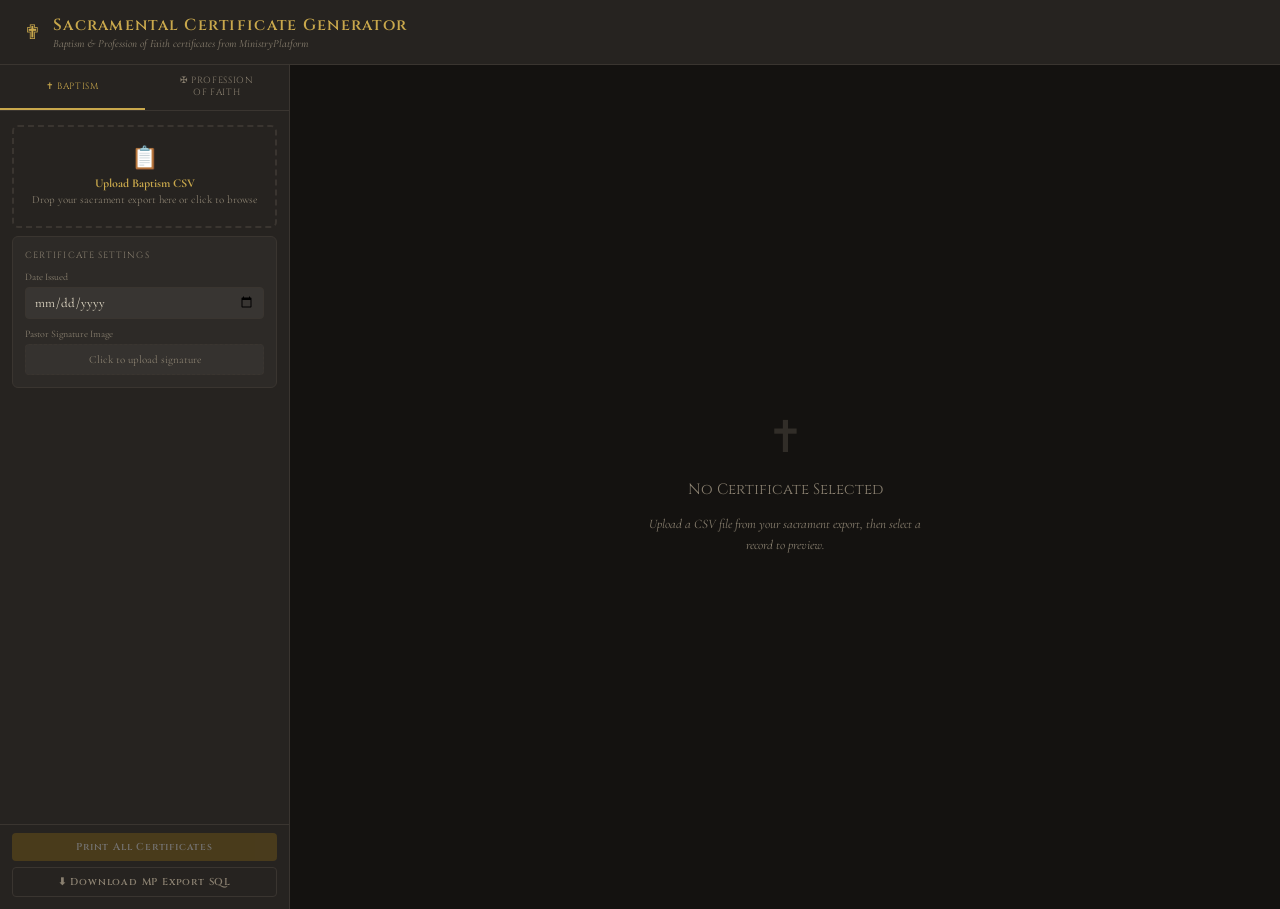
<file: Sacrament_Certificate_Tool.html>
<!DOCTYPE html>
<html lang="en">
<head>
<meta charset="UTF-8">
<meta name="viewport" content="width=device-width, initial-scale=1.0">
<title>Sacramental Certificate Generator</title>
<link href="https://fonts.googleapis.com/css2?family=IM+Fell+English:ital@0;1&family=Cinzel:wght@400;600;700&family=Cormorant+Garamond:ital,wght@0,400;0,600;1,400;1,600&display=swap" rel="stylesheet">
<style>
  :root {
    --parchment: #f2ead8;
    --ink: #1a1208;
    --ink-light: #3d2e14;
    --gold: #8b6914;
    --gold-light: #c9a84c;
    --red-accent: #7a1f1f;
    --ui-bg: #1c1a18;
    --ui-panel: #262320;
    --ui-border: #3a3530;
    --ui-text: #e8e0cc;
    --ui-muted: #8a8070;
    --page-w: 816px;
    --page-h: 1056px;
    --scale: 0.70;
  }
  * { box-sizing: border-box; margin: 0; padding: 0; }
  body { background: var(--ui-bg); color: var(--ui-text); font-family: 'Cormorant Garamond', Georgia, serif; min-height: 100vh; }

  /* HEADER */
  header {
    background: var(--ui-panel); border-bottom: 1px solid var(--ui-border);
    padding: 14px 24px; display: flex; align-items: center; gap: 12px;
    position: sticky; top: 0; z-index: 100;
  }
  header .cross { font-size: 20px; color: var(--gold-light); }
  header h1 { font-family: 'Cinzel', serif; font-size: 16px; font-weight: 600; color: var(--gold-light); letter-spacing: .08em; }
  header p { font-size: 11px; color: var(--ui-muted); margin-top: 1px; font-style: italic; }

  /* LAYOUT */
  .app { display: grid; grid-template-columns: 290px 1fr; height: calc(100vh - 56px); }

  /* SIDEBAR */
  .sidebar { background: var(--ui-panel); border-right: 1px solid var(--ui-border); display: flex; flex-direction: column; overflow: hidden; }

  .upload-zone {
    margin: 14px 12px 8px; border: 2px dashed var(--ui-border); border-radius: 6px;
    padding: 18px 12px; text-align: center; cursor: pointer;
    transition: border-color .2s, background .2s; position: relative; flex-shrink: 0;
  }
  .upload-zone:hover, .upload-zone.drag-over { border-color: var(--gold-light); background: rgba(201,168,76,.06); }
  .upload-zone input { position: absolute; inset: 0; opacity: 0; cursor: pointer; width: 100%; height: 100%; }
  .upload-icon { font-size: 22px; margin-bottom: 5px; }
  .upload-zone p { font-size: 11px; color: var(--ui-muted); line-height: 1.4; }
  .upload-zone strong { color: var(--gold-light); font-size: 12px; display: block; margin-bottom: 2px; }

  /* Cert settings panel */
  .cert-settings {
    margin: 0 12px 8px;
    background: rgba(255,255,255,.03);
    border: 1px solid var(--ui-border);
    border-radius: 6px;
    padding: 12px;
    flex-shrink: 0;
  }
  .cert-settings-title {
    font-family: 'Cinzel', serif; font-size: 9px; letter-spacing: .12em;
    color: var(--ui-muted); text-transform: uppercase; margin-bottom: 10px;
  }
  .setting-row { margin-bottom: 9px; }
  .setting-row:last-child { margin-bottom: 0; }
  .setting-label { font-size: 10px; color: var(--ui-muted); margin-bottom: 4px; display: block; }
  .setting-input {
    width: 100%; padding: 6px 8px; border-radius: 4px;
    background: rgba(255,255,255,.05); border: 1px solid var(--ui-border);
    color: var(--ui-text); font-family: 'Cormorant Garamond', serif; font-size: 13px;
    outline: none; transition: border-color .15s;
  }
  .setting-input:focus { border-color: var(--gold-light); }
  .sig-upload-area {
    width: 100%; padding: 8px; border-radius: 4px;
    background: rgba(255,255,255,.04); border: 1px dashed var(--ui-border);
    color: var(--ui-muted); font-size: 11px; text-align: center;
    cursor: pointer; transition: all .15s; position: relative;
  }
  .sig-upload-area:hover { border-color: var(--gold-light); color: var(--gold-light); }
  .sig-upload-area input { position: absolute; inset: 0; opacity: 0; cursor: pointer; width: 100%; height: 100%; }
  .sig-preview { max-width: 100%; max-height: 48px; display: block; margin: 4px auto 0; object-fit: contain; border-radius: 2px; }
  .sig-clear { font-size: 9px; color: var(--ui-muted); cursor: pointer; margin-top: 4px; display: inline-block; }
  .sig-clear:hover { color: var(--red-accent); }

  .person-list { flex: 1; overflow-y: auto; padding: 0 8px 10px; }
  .person-list-title { font-family: 'Cinzel', serif; font-size: 9px; letter-spacing: .14em; color: var(--ui-muted); text-transform: uppercase; padding: 8px 8px 5px; }
  .person-item { padding: 8px 10px; border-radius: 5px; cursor: pointer; transition: background .15s; display: flex; align-items: center; gap: 8px; }
  .person-item:hover { background: rgba(255,255,255,.04); }
  .person-item.active { background: rgba(201,168,76,.1); }
  .person-item .pi-dot { width: 6px; height: 6px; border-radius: 50%; background: var(--gold-light); flex-shrink: 0; opacity: .4; }
  .person-item.active .pi-dot { opacity: 1; }
  .person-item .pi-name { font-size: 12px; color: var(--ui-text); font-weight: 600; }
  .person-item .pi-parish { font-size: 10px; color: var(--ui-muted); font-style: italic; margin-top: 1px; }

  .sidebar-actions { padding: 8px 12px 12px; border-top: 1px solid var(--ui-border); display: flex; flex-direction: column; gap: 6px; flex-shrink: 0; }
  .btn { display: block; width: 100%; padding: 7px 12px; border-radius: 4px; font-family: 'Cinzel', serif; font-size: 10px; letter-spacing: .08em; font-weight: 600; cursor: pointer; border: none; transition: all .15s; text-align: center; }
  .btn-primary { background: var(--gold); color: #fff; }
  .btn-primary:hover { background: var(--gold-light); }
  .btn-secondary { background: transparent; border: 1px solid var(--ui-border); color: var(--ui-muted); }
  .btn-secondary:hover { border-color: var(--gold-light); color: var(--gold-light); }
  .btn:disabled { opacity: .35; cursor: not-allowed; }

  /* MAIN */
  .main { display: flex; flex-direction: column; align-items: center; padding: 24px 20px 32px; overflow-y: auto; background: #141210; }

  .empty-state { display: flex; flex-direction: column; align-items: center; justify-content: center; height: 100%; gap: 14px; color: var(--ui-muted); text-align: center; }
  .empty-state .es-icon { font-size: 44px; opacity: .25; }
  .empty-state h2 { font-family: 'Cinzel', serif; font-size: 15px; color: var(--ui-muted); font-weight: 400; }
  .empty-state p { font-size: 13px; font-style: italic; max-width: 300px; line-height: 1.6; }

  .page-controls { display: flex; align-items: center; gap: 10px; margin-bottom: 16px; }
  .page-tab { padding: 6px 16px; border-radius: 4px; font-family: 'Cinzel', serif; font-size: 10px; letter-spacing: .08em; cursor: pointer; border: 1px solid var(--ui-border); background: transparent; color: var(--ui-muted); transition: all .15s; }
  .page-tab.active { background: var(--gold); border-color: var(--gold); color: #fff; }

  /* Fixed 8.5×11 scaled preview */
  .cert-scale-wrap { width: calc(var(--page-w) * var(--scale)); height: calc(var(--page-h) * var(--scale)); flex-shrink: 0; filter: drop-shadow(0 10px 48px rgba(0,0,0,.7)); }
  .cert-scale-inner { width: var(--page-w); height: var(--page-h); transform-origin: top left; transform: scale(var(--scale)); position: relative; overflow: hidden; }

  /* CERTIFICATE PAGE */
  .certificate {
    width: var(--page-w); height: var(--page-h); position: relative;
    font-family: 'Cormorant Garamond', Georgia, serif; color: var(--ink);
    background-color: #ffffff;
  }

  .cert-border { position: absolute; inset: 0; pointer-events: none; z-index: 1; }
  .cert-border svg { position: absolute; inset: 0; width: 100%; height: 100%; }

  /* FRONT inner — flex column, space-between fills the page */
  .cert-inner {
    position: absolute;
    inset: 84px 84px 80px 84px;
    z-index: 2;
    display: flex;
    flex-direction: column;
    justify-content: space-between;
    align-items: center;
    text-align: center;
  }

  /* Every direct child of cert-inner gets full width */
  .cert-inner > * { width: 100%; }

  /* TOP BLOCK */
  .cert-top { display: flex; flex-direction: column; align-items: center; gap: 0; }
  .cert-title { font-family: 'Cinzel', serif; font-size: 42px; font-weight: 700; text-align: center; letter-spacing: .04em; line-height: 1.1; color: var(--ink); }
  .cert-cross { font-size: 46px; margin: 8px 0 4px; color: var(--ink); line-height: 1; }
  .cert-church-name { font-family: 'Cinzel', serif; font-size: 18px; font-weight: 600; text-align: center; letter-spacing: .07em; margin-top: 6px; }
  .cert-church-addr { font-size: 15px; text-align: center; color: var(--ink-light); line-height: 1.7; margin-top: 3px; }
  .cert-certify { font-family: 'IM Fell English', serif; font-size: 22px; font-style: italic; text-align: center; color: var(--ink-light); margin-top: 12px; }

  /* FIELDS BLOCK */
  .cert-fields { display: flex; flex-direction: column; gap: 0; width: 100%; }

  .cert-field { display: flex; align-items: baseline; gap: 10px; padding: 8px 0; }
  .cf-label { font-size: 14px; white-space: nowrap; color: var(--ink-light); letter-spacing: .02em; flex-shrink: 0; }
  .cf-line { flex: 1; border-bottom: 1px solid var(--ink-light); padding-bottom: 3px; }
  .cf-value { font-family: 'IM Fell English', serif; font-style: italic; font-size: 21px; color: var(--ink); line-height: 1; }
  .cf-value-name { font-family: 'IM Fell English', serif; font-style: italic; font-size: 42px; color: var(--ink); line-height: 1; }

  .cert-date-row { display: flex; align-items: baseline; justify-content: center; gap: 8px; padding: 8px 0; font-size: 15px; color: var(--ink-light); }
  .cert-date-row .dbox { border-bottom: 1px solid var(--ink-light); padding-bottom: 3px; font-family: 'IM Fell English', serif; font-style: italic; font-size: 21px; color: var(--ink); min-width: 50px; text-align: center; }
  .cert-date-row .dbox.month { min-width: 115px; }
  .cert-date-row .dbox.year { min-width: 64px; }

  .cert-was-baptized { display: flex; align-items: baseline; justify-content: center; gap: 14px; padding: 4px 0; }
  .cert-was { font-family: 'Cormorant Garamond', serif; font-size: 18px; color: var(--ink-light); }
  .cert-baptized-label { font-family: 'Cinzel', serif; font-size: 26px; font-weight: 600; text-align: center; letter-spacing: .07em; }
  .cert-rite { font-family: 'IM Fell English', serif; font-style: italic; font-size: 16px; text-align: center; color: var(--ink-light); padding: 3px 0; }

  .cert-sponsors { display: flex; align-items: flex-start; justify-content: center; gap: 10px; padding: 6px 0; }
  .cert-sponsors .cf-label { padding-top: 5px; font-size: 14px; }
  .sponsor-brace { color: var(--ink-light); flex-shrink: 0; line-height: 1; font-weight: 300; font-family: Georgia, serif; }
  .sponsor-lines { flex: 1; text-align: left; }
  .sponsor-line { border-bottom: 1px solid var(--ink-light); padding-bottom: 3px; margin-bottom: 11px; font-family: 'IM Fell English', serif; font-style: italic; font-size: 18px; color: var(--ink); min-height: 22px; }
  .sponsor-role { font-size: 15px; color: var(--ink-light); }

  .cert-register { font-family: 'IM Fell English', serif; font-style: italic; font-size: 15px; text-align: center; color: var(--ink-light); padding: 4px 0; }

  /* BOTTOM SIGNATURES */
  .cert-sigs { display: flex; justify-content: center; align-items: flex-end; gap: 70px; padding-top: 6px; }
  .sig-block { display: flex; flex-direction: column; align-items: center; }
  .sig-dated-value { font-family: 'IM Fell English', serif; font-style: italic; font-size: 18px; color: var(--ink); min-width: 160px; border-bottom: 1px solid var(--ink-light); padding-bottom: 3px; text-align: center; min-height: 26px; }
  .sig-img-area { min-width: 180px; height: 64px; display: flex; align-items: flex-end; justify-content: center; border-bottom: 1px solid var(--ink-light); padding-bottom: 3px; }
  .sig-img-area img { max-height: 60px; max-width: 180px; object-fit: contain; }
  .sig-label { font-size: 13px; color: var(--ink-light); letter-spacing: .07em; text-transform: uppercase; text-align: center; margin-top: 6px; }

  /* BACK PAGE */
  .cert-inner-back {
    position: absolute; inset: 84px 84px 80px 84px; z-index: 2;
    display: flex; flex-direction: column;
  }
  .back-title { font-family: 'Cinzel', serif; font-size: 28px; font-weight: 700; text-align: center; letter-spacing: .1em; margin-bottom: 5px; }
  .back-divider { width: 130px; height: 1px; background: var(--ink-light); margin: 0 auto 24px; }
  .notation-section { display: grid; grid-template-columns: 148px 20px 1fr; align-items: start; gap: 0 6px; margin-bottom: 20px; }
  .ns-label { font-family: 'Cinzel', serif; font-size: 9.5px; letter-spacing: .09em; font-weight: 600; color: var(--ink-light); text-align: right; padding-right: 8px; padding-top: 4px; text-transform: uppercase; line-height: 1.4; }
  .ns-brace { color: var(--ink-light); align-self: center; line-height: .85; font-weight: 300; font-family: Georgia, serif; }
  .ns-rows { display: flex; flex-direction: column; gap: 9px; }
  .ns-row { display: flex; align-items: baseline; gap: 7px; }
  .ns-row-label { font-size: 10px; color: var(--ink-light); white-space: nowrap; width: 46px; flex-shrink: 0; }
  .ns-row-line { flex: 1; border-bottom: .6px solid var(--ink-light); padding-bottom: 2px; min-height: 17px; }
  .ns-row-value { font-family: 'IM Fell English', serif; font-style: italic; font-size: 13px; color: var(--ink); line-height: 1; }
  .annul-note { font-size: 10px; color: var(--red-accent); font-style: normal; }

  /* Marriage: two entries side by side when annulment present */
  .ns-marriage-row { display: flex; gap: 24px; width: 100%; }
  .ns-marriage-entry { flex: 1; display: flex; flex-direction: column; gap: 9px; }
  .ns-marriage-entry + .ns-marriage-entry { border-left: .6px solid var(--ink-light); padding-left: 14px; }
  .ns-entry-header { font-family: 'Cinzel', serif; font-size: 8px; letter-spacing: .08em; color: var(--red-accent); text-transform: uppercase; margin-bottom: 2px; }

  /* Holy Orders: ordination level label inline */
  .ns-orders-level { font-family: 'Cinzel', serif; font-size: 8px; letter-spacing: .06em; color: var(--ink-light); text-transform: uppercase; margin-left: 6px; }

  /* "No Notations" diagonal stamp for empty sections */
  .ns-empty-stamp {
    position: relative; overflow: visible;
  }
  .ns-empty-stamp::after {
    content: 'No Notations';
    position: absolute;
    top: 50%; left: 50%;
    transform: translate(-50%, -50%) rotate(-18deg);
    font-family: 'Cinzel', serif;
    font-size: 11px;
    letter-spacing: .18em;
    color: var(--ink-light);
    opacity: 0.35;
    white-space: nowrap;
    pointer-events: none;
    text-transform: uppercase;
  }

  /* PRINT */
  @media print {
    * { -webkit-print-color-adjust: exact; print-color-adjust: exact; }
    body, html { background: white !important; margin: 0; padding: 0; }
    header, .sidebar, .page-controls, .print-btn { display: none !important; }
    .app { display: block; height: auto; }
    .main { padding: 0; background: white; display: block; overflow: visible; }
    .cert-scale-wrap { width: 100% !important; height: auto !important; filter: none; }
    .cert-scale-inner { width: 100% !important; height: auto !important; transform: none !important; }
    .certificate { width: 100% !important; height: 11in !important; page-break-after: always; }
  }

  ::-webkit-scrollbar { width: 5px; }
  ::-webkit-scrollbar-track { background: var(--ui-bg); }
  ::-webkit-scrollbar-thumb { background: var(--ui-border); border-radius: 3px; }

  /* Tool mode tabs */
  .mode-tabs { display: flex; border-bottom: 1px solid var(--ui-border); flex-shrink: 0; }
  .mode-tab {
    flex: 1; padding: 10px 6px; font-family: 'Cinzel', serif; font-size: 9px;
    letter-spacing: .07em; text-transform: uppercase; text-align: center;
    cursor: pointer; border: none; background: transparent;
    color: var(--ui-muted); transition: all .15s; border-bottom: 2px solid transparent;
    line-height: 1.3;
  }
  .mode-tab:hover { color: var(--ui-text); }
  .mode-tab.active { color: var(--gold-light); border-bottom-color: var(--gold-light); }

  /* POF cert-specific overrides — reuse existing cert classes */
  .pof-title { font-family: 'IM Fell English', serif; font-style: italic; font-size: 30px; font-weight: 400; text-align: center; letter-spacing: .01em; line-height: 1.2; color: var(--ink); }
  .pof-subtitle { font-family: 'IM Fell English', serif; font-style: italic; font-size: 19px; text-align: center; color: var(--ink-light); margin-top: 2px; }
  .pof-solemn { font-family: 'IM Fell English', serif; font-style: italic; font-size: 20px; font-weight: 400; text-align: center; line-height: 1.4; color: var(--ink); padding: 4px 0; }
  .pof-admitted { font-family: 'IM Fell English', serif; font-style: italic; font-size: 16px; text-align: center; color: var(--ink-light); padding: 3px 0; }

  .print-btn { margin-top: 14px; display: flex; gap: 9px; }
  .print-btn button { padding: 8px 18px; border-radius: 4px; font-family: 'Cinzel', serif; font-size: 10px; letter-spacing: .08em; cursor: pointer; border: 1px solid var(--ui-border); background: transparent; color: var(--ui-muted); transition: all .15s; }
  .print-btn button:hover { border-color: var(--gold-light); color: var(--gold-light); }
  .print-btn button.primary-btn { background: var(--gold); border-color: var(--gold); color: white; }
  .print-btn button.primary-btn:hover { background: var(--gold-light); border-color: var(--gold-light); }
</style>
</head>
<body>

<header>
  <span class="cross">✟</span>
  <div>
    <h1>Sacramental Certificate Generator</h1>
    <p>Baptism &amp; Profession of Faith certificates from MinistryPlatform</p>
  </div>
</header>

<div class="app">
  <aside class="sidebar">
    <!-- Mode tabs -->
    <div class="mode-tabs">
      <button class="mode-tab active" id="tabBaptism" onclick="switchMode('baptism')">✝ Baptism</button>
      <button class="mode-tab" id="tabPof" onclick="switchMode('pof')">✠ Profession<br>of Faith</button>
    </div>

    <div class="upload-zone" id="uploadZone">
      <input type="file" id="csvInput" accept=".csv">
      <div class="upload-icon">📋</div>
      <strong id="uploadLabel">Upload Baptism CSV</strong>
      <p>Drop your sacrament export here or click to browse</p>
    </div>

    <!-- Certificate settings -->
    <div class="cert-settings">
      <div class="cert-settings-title">Certificate Settings</div>

      <div class="setting-row">
        <label class="setting-label">Date Issued</label>
        <input type="date" id="certDate" class="setting-input" oninput="refreshCert()">
      </div>

      <div class="setting-row">
        <label class="setting-label">Pastor Signature Image</label>
        <div class="sig-upload-area" id="sigUploadArea">
          <input type="file" id="sigImageInput" accept="image/*" onchange="handleSigUpload(event)">
          <span id="sigUploadLabel">Click to upload signature</span>
          <img id="sigPreview" class="sig-preview" style="display:none">
        </div>
        <span class="sig-clear" id="sigClearBtn" style="display:none" onclick="clearSig()">✕ Remove signature</span>
      </div>
    </div>

    <div class="person-list" id="personList"></div>

    <div class="sidebar-actions">
      <button class="btn btn-primary" id="printAllBtn" disabled onclick="printAll()">Print All Certificates</button>
      <button class="btn btn-secondary" id="downloadSqlBtn" onclick="downloadSQL()">⬇ Download MP Export SQL</button>
      <button class="btn btn-secondary" id="clearBtn" onclick="clearData()" style="display:none">Clear / Load New CSV</button>
    </div>
  </aside>

  <main class="main" id="mainArea">
    <div class="empty-state">
      <div class="es-icon">✝</div>
      <h2>No Certificate Selected</h2>
      <p>Upload a CSV file from your sacrament export, then select a record to preview.</p>
    </div>
  </main>
</div>

<script>
let records = [], currentIdx = null, currentPage = 'front';
let certDateValue = '';
let pastorSigDataUrl = '';
let currentMode = 'baptism'; // 'baptism' | 'pof'

// ── MODE SWITCH ─────────────────────────────────────────────────────────────
function switchMode(mode){
  currentMode = mode;
  document.getElementById('tabBaptism').classList.toggle('active', mode==='baptism');
  document.getElementById('tabPof').classList.toggle('active', mode==='pof');
  document.getElementById('uploadLabel').textContent = mode==='baptism' ? 'Upload Baptism CSV' : 'Upload Profession of Faith CSV';
  document.getElementById('downloadSqlBtn').textContent = mode==='baptism' ? '⬇ Download Baptism SQL' : '⬇ Download Profession of Faith SQL';
  clearData();
}

// ── CSV PARSER ─────────────────────────────────────────────────────────────
function parseCSV(text) {
  if (text.charCodeAt(0) === 0xFEFF) text = text.slice(1);
  const lines = []; let inQuote = false, cur = '', cells = [];
  for (let i = 0; i < text.length; i++) {
    const ch = text[i];
    if (ch === '"') { if (inQuote && text[i+1]==='"'){cur+='"';i++;} else inQuote=!inQuote; }
    else if (ch===',' && !inQuote) { cells.push(cur.trim()); cur=''; }
    else if ((ch==='\n'||ch==='\r') && !inQuote) {
      if(ch==='\r'&&text[i+1]==='\n')i++;
      cells.push(cur.trim()); cur=''; lines.push(cells); cells=[];
    } else cur+=ch;
  }
  if(cur||cells.length){cells.push(cur.trim());lines.push(cells);}
  if(lines.length<2)return[];
  const headers=lines[0].map(h=>h.trim());
  return lines.slice(1).filter(r=>r.some(c=>c)).map(row=>{
    const obj={}; headers.forEach((h,i)=>obj[h]=(row[i]||'').trim()); return obj;
  });
}

// ── DATE UTILS ─────────────────────────────────────────────────────────────
function ordinal(n){
  n=parseInt(n); if(isNaN(n))return'';
  const s=['th','st','nd','rd'],v=n%100;
  return n+(s[(v-20)%10]||s[v]||s[0]);
}
const MONTHS=['January','February','March','April','May','June','July','August','September','October','November','December'];
function formatDateParts(str){
  if(!str)return{day:'',month:'',year:''};
  // Strip any time suffix: ' 0:00', ' 0:00:00', ' 12:34', ' 12:34:56' etc
  str=str.replace(/\s+\d{1,2}:\d{2}(:\d{2})?$/,'').trim();
  let m=str.match(/^(\d{1,2})\/(\d{1,2})\/(\d{2,4})$/);
  if(m){let yr=parseInt(m[3]);if(yr<100)yr+=yr<30?2000:1900;return{day:ordinal(parseInt(m[2])),month:MONTHS[parseInt(m[1])-1]||'',year:yr};}
  m=str.match(/^(\w+)\s+(\d{1,2}),?\s+(\d{4})$/);
  if(m)return{day:ordinal(parseInt(m[2])),month:m[1],year:m[3]};
  return{day:'',month:'',year:str};
}
function formatDateShort(str){
  if(!str)return'';
  str=str.replace(/\s+\d{1,2}:\d{2}(:\d{2})?$/,'').trim();
  const m=str.match(/^(\d{1,2})\/(\d{1,2})\/(\d{2,4})$/);
  if(m){let yr=parseInt(m[3]);if(yr<100)yr+=yr<30?2000:1900;return`${m[1]}/${m[2]}/${yr}`;}
  return str;
}
// Format ISO date "2024-10-23" → "October 23, 2024"
function formatISODate(iso){
  if(!iso)return'';
  const [yr,mo,da]=iso.split('-').map(Number);
  return`${MONTHS[mo-1]} ${ordinal(da)}, ${yr}`;
}

// ── SACRAMENT INFO ─────────────────────────────────────────────────────────
function parseSacramentInfo(str){
  if(!str)return[];
  // Use a global match to find each date-led entry — avoids lookahead split artifact
  const re=/\d{1,2}\/\d{1,2}\/\d{2,4}[^]*?(?=\d{1,2}\/\d{1,2}\/\d{2,4}|$)/g;
  const entries=[];
  let m;
  while((m=re.exec(str))!==null){
    const entry=m[0].trim().replace(/,\s*$/,'');
    if(!entry)continue;
    const annulMatch=entry.match(/\(Annul[ei]d?[:\s]*(\w+)\)/i);
    const clean=entry.replace(/\(Annul[ei]d?[^)]*\)/gi,'');
    const parts=clean.split(',').map(p=>p.trim());
    entries.push({date:formatDateShort(parts[0]||''),church:parts[1]||'',place:parts.slice(2).join(', ').trim(),annulled:annulMatch?annulMatch[1]:null});
  }
  return entries;
}

function parseSponsors(str){
  if(!str)return[];
  return str.split(',').map(s=>s.trim()).filter(Boolean).map(s=>{
    const m=s.match(/^(.*?)\s*\(([^)]+)\)\s*$/);
    return m?{name:m[1].trim(),role:m[2].trim()}:{name:s,role:''};
  });
}

function esc(s){return String(s||'').replace(/&/g,'&amp;').replace(/</g,'&lt;').replace(/>/g,'&gt;');}

// ── DIAMOND BORDER ─────────────────────────────────────────────────────────
// Draws two concentric rows of diamonds for a rich border.
// Outer row: large filled diamonds. Inner row: smaller filled diamonds.
function buildDiamonds(W,H){
  // Outer band — large diamonds, 0.75in ≈ 72px from edge, centred at 36px
  const oCell=16,oGap=3,oHalf=oCell/2,oS=oHalf*.72;
  // Inner band — medium diamonds, 20px inside the outer centre line
  const iCell=11,iGap=2.5,iHalf=iCell/2,iS=iHalf*.72;
  const oY=36, iY=62;  // centre y of outer and inner bands from top/bottom
  const oX=36, iX=62;  // centre x of outer and inner bands from left/right
  const diamond=(cx,cy,s)=>`M${cx},${cy-s} L${cx+s},${cy} L${cx},${cy+s} L${cx-s},${cy} Z `;
  let p='';
  // Outer row top & bottom
  for(let x=oX;x<=W-oX;x+=oCell+oGap){p+=diamond(x,oY,oS);p+=diamond(x,H-oY,oS);}
  // Outer row left & right (skip corners already drawn)
  for(let y=oY+oCell+oGap;y<=H-oY-oCell;y+=oCell+oGap){p+=diamond(oX,y,oS);p+=diamond(W-oX,y,oS);}
  // Inner row top & bottom
  for(let x=iX;x<=W-iX;x+=iCell+iGap){p+=diamond(x,iY,iS);p+=diamond(x,H-iY,iS);}
  // Inner row left & right
  for(let y=iY+iCell+iGap;y<=H-iY-iCell;y+=iCell+iGap){p+=diamond(iX,y,iS);p+=diamond(W-iX,y,iS);}
  return`<svg xmlns="http://www.w3.org/2000/svg" style="position:absolute;inset:0;width:100%;height:100%"><path d="${p}" fill="#1a1208"/></svg>`;
}

// ── RENDER FRONT ───────────────────────────────────────────────────────────
function getDateParts(r,dayCol,monthCol,yearCol,fallbackCol){
  const day=r[dayCol]?ordinal(parseInt(r[dayCol])):'';
  const month=r[monthCol]?r[monthCol]:'';
  const year=r[yearCol]?String(r[yearCol]):'';
  if(day||month||year)return{day,month,year};
  return formatDateParts(r[fallbackCol]||'');
}

function renderFront(r, sigDataUrl, dateStr){
  const sponsors=parseSponsors(r['Sponsors and Type']);
  const dob=getDateParts(r,'Birth Day','Birth Month','Birth Year','Date of Birth');
  const bap=getDateParts(r,'Baptism Day','Baptism Month','Baptism Year','Baptism Date');
  const addr1=esc(r['Baptismal Address']||'');
  const city=r['Baptismal City']||'',state=r['Baptismal State']||'',zip=r['Baptismal Zip']||'';
  const addr2=esc([city,state].filter(Boolean).join(', ')+(zip?'  '+zip:''));

  const sponsorLines=sponsors.length
    ?sponsors.map(s=>`<div class="sponsor-line">${esc(s.name)}${s.role?` <span class="sponsor-role">(${esc(s.role)})</span>`:''}</div>`).join('')
    :`<div class="sponsor-line"></div><div class="sponsor-line"></div>`;
  const braceH=sponsors.length>2?72:sponsors.length===2?50:32;

  const dateRowHtml=parts=>`
    <div class="cert-date-row"><span>on the</span><span class="dbox">${esc(parts.day)}</span><span>day of</span><span class="dbox month">${esc(parts.month)}</span><span class="dbox year">${esc(parts.year)}</span></div>`;

  const formattedDate = formatISODate(dateStr);
  const sigHtml = sigDataUrl
    ? `<img src="${sigDataUrl}" alt="Pastor signature">`
    : '';

  return`<div class="certificate">
    <div class="cert-border">${buildDiamonds(816,1056)}</div>
    <div class="cert-inner">

      <div class="cert-top">
        <div class="cert-title">Certificate of Baptism</div>
        <div class="cert-cross">✟</div>
        <div class="cert-church-name">${esc(r['Sacrament Place']||'')}</div>
        <div class="cert-church-addr">${addr1}<br>${addr2}</div>
        <div class="cert-certify">This is to Certify</div>
      </div>

      <div class="cert-fields">
        <div class="cert-field"><span class="cf-label">That</span><div class="cf-line"><span class="cf-value-name">${esc(r['Name of Baptized'])}</span></div></div>
        <div class="cert-field"><span class="cf-label">Child of</span><div class="cf-line"><span class="cf-value">${esc(r['Name of Father'])}</span></div></div>
        <div class="cert-field"><span class="cf-label">and</span><div class="cf-line"><span class="cf-value">${esc(r['Name of Mother'])}</span></div></div>
        <div class="cert-field"><span class="cf-label">born in</span><div class="cf-line"><span class="cf-value">${esc(r['Place of Birth'])}</span></div></div>
        ${dateRowHtml(dob)}
        <div class="cert-was-baptized"><span class="cert-was">was</span><span class="cert-baptized-label">Baptized</span></div>
        ${dateRowHtml(bap)}
        <div class="cert-rite">According to the Rite of the Roman Catholic Church</div>
        <div class="cert-field"><span class="cf-label">by the Rev.</span><div class="cf-line"><span class="cf-value">${esc(r['Name of Celebrant'])}</span></div></div>
        <div class="cert-sponsors">
          <span class="cf-label" style="padding-top:5px;white-space:nowrap">the Sponsors being</span>
          <span class="sponsor-brace" style="font-size:${braceH}px">{</span>
          <div class="sponsor-lines">${sponsorLines}</div>
        </div>
        <div class="cert-register">as appears from the Baptismal Register of this Church.</div>
      </div>

      <div class="cert-sigs">
        <div class="sig-block">
          <div class="sig-dated-value">${esc(formattedDate)}</div>
          <div class="sig-label">Date</div>
        </div>
        <div class="sig-block">
          <div class="sig-img-area">${sigHtml}</div>
          <div class="sig-label">Pastor</div>
        </div>
      </div>

    </div>
  </div>`;
}

// ── RENDER BACK ────────────────────────────────────────────────────────────

// Single-entry notation block (Communion, Confirmation, Religious Profession)
function singleNotation(label, infoStr, subfields){
  const entries = parseSacramentInfo(infoStr);
  const entry = entries[0] || {};
  const empty = !entries.length;
  const bH = 44;
  const rowsHtml = subfields.map(sf => {
    const val = entry[sf.key] || '';
    return `<div class="ns-row"><span class="ns-row-label">${esc(sf.label)}</span><div class="ns-row-line"><span class="ns-row-value">${esc(val)}</span></div></div>`;
  }).join('');
  return `<div class="notation-section${empty ? ' ns-empty-stamp' : ''}">
    <div class="ns-label">${esc(label)}</div>
    <div class="ns-brace" style="font-size:${bH}px">{</div>
    <div class="ns-rows">${rowsHtml}</div>
  </div>`;
}

// Marriage block: primary entry + optional annulled entry side by side
function marriageNotation(infoStr){
  const entries = parseSacramentInfo(infoStr);
  // Split: non-annulled = valid marriages, annulled = annulled ones
  const valid    = entries.filter(e => !e.annulled);
  const annulled = entries.filter(e => e.annulled);
  const primary  = valid[0] || annulled[0] || {};
  const secondary = annulled.length && valid.length ? annulled[0]
                  : valid.length > 1 ? valid[1]
                  : null;

  const entryBlock = (entry, headerLabel) => {
    const header = headerLabel ? `<div class="ns-entry-header">${headerLabel}</div>` : '';
    return ['Date','Church','Place'].map((lbl,i) => {
      const keys = ['date','church','place'];
      const val = entry[keys[i]] || '';
      return `<div class="ns-row"><span class="ns-row-label">${lbl}</span><div class="ns-row-line"><span class="ns-row-value">${esc(val)}</span></div></div>`;
    }).join('');
  };

  let inner;
  if(secondary){
    const priLabel  = primary.annulled  ? 'Annulled' : 'Marriage';
    const secLabel  = secondary.annulled ? 'Annulled' : 'Marriage';
    inner = `<div class="ns-marriage-row">
      <div class="ns-marriage-entry"><div class="ns-entry-header">${priLabel}</div>${entryBlock(primary,'')}</div>
      <div class="ns-marriage-entry"><div class="ns-entry-header">${secLabel}</div>${entryBlock(secondary,'')}</div>
    </div>`;
  } else {
    inner = entryBlock(primary, '');
  }

  const bH = secondary ? 70 : 44;
  const marEmpty = !entries.length;
  return `<div class="notation-section${marEmpty ? ' ns-empty-stamp' : ''}">
    <div class="ns-label">Marriage</div>
    <div class="ns-brace" style="font-size:${bH}px">{</div>
    <div class="ns-rows">${inner}</div>
  </div>`;
}

// Holy Orders block: up to two entries; ordination level badge shown on Date line
function holyOrdersNotation(infoStr){
  const entries = parseSacramentInfo(infoStr);
  const bH = entries.length > 1 ? 70 : 44;
  const empty = !entries.length;

  let rowsHtml = '';
  if(empty){
    rowsHtml = ['Date','Church','Place'].map(lbl =>
      `<div class="ns-row"><span class="ns-row-label">${lbl}</span><div class="ns-row-line"></div></div>`
    ).join('');
  } else {
    entries.slice(0,2).forEach((entry, ei) => {
      if(ei > 0) rowsHtml += `<div style="margin-top:6px;padding-top:4px;border-top:.5px solid #c4b48a"></div>`;
      // Extract ordination level appended at end of place string by SQL
      const placeRaw = entry.place || '';
      const levelMatch = placeRaw.match(/(Deacon|Priest|Bishop|Subdeacon|Acolyte|Lector|Porter|Exorcist|Presbyter)$/i);
      const level = levelMatch ? levelMatch[1] : '';
      const place = level ? placeRaw.slice(0, placeRaw.length - level.length).trim().replace(/,\s*$/,'') : placeRaw;
      // Level badge goes on the Date line, after the date value
      const levelBadge = level ? ` <span class="ns-orders-level">${esc(level)}</span>` : '';
      rowsHtml += `<div class="ns-row"><span class="ns-row-label">Date</span><div class="ns-row-line"><span class="ns-row-value">${esc(entry.date)}${levelBadge}</span></div></div>`;
      rowsHtml += `<div class="ns-row"><span class="ns-row-label">Church</span><div class="ns-row-line"><span class="ns-row-value">${esc(entry.church)}</span></div></div>`;
      rowsHtml += `<div class="ns-row"><span class="ns-row-label">Place</span><div class="ns-row-line"><span class="ns-row-value">${esc(place)}</span></div></div>`;
    });
  }

  return `<div class="notation-section${empty ? ' ns-empty-stamp' : ''}">
    <div class="ns-label">Holy Orders</div>
    <div class="ns-brace" style="font-size:${bH}px">{</div>
    <div class="ns-rows">${rowsHtml}</div>
  </div>`;
}

function renderBack(r){
  const sf3=[{label:'Date',key:'date'},{label:'Church',key:'church'},{label:'Place',key:'place'}];
  return`<div class="certificate">
    <div class="cert-border">${buildDiamonds(816,1056)}</div>
    <div class="cert-inner-back">
      <div class="back-title">Notations</div>
      <div class="back-divider"></div>
      ${singleNotation('First Communion', r['Communion Info'], sf3)}
      ${singleNotation('Confirmation', r['Confirmation Info'], sf3)}
      ${marriageNotation(r['Marriage Info'])}
      ${holyOrdersNotation(r['Holy Orders Info'])}
      ${singleNotation('Religious Profession', r['Holy Orders Info'] ? '' : '', [
        {label:'Date',key:'date'},{label:'Order',key:'church'},{label:'Place',key:'place'}
      ])}
    </div>
  </div>`;
}

// ── SIGNATURE UPLOAD ───────────────────────────────────────────────────────
function handleSigUpload(e){
  const file=e.target.files[0]; if(!file)return;
  const reader=new FileReader();
  reader.onload=ev=>{
    pastorSigDataUrl=ev.target.result;
    document.getElementById('sigPreview').src=pastorSigDataUrl;
    document.getElementById('sigPreview').style.display='block';
    document.getElementById('sigUploadLabel').style.display='none';
    document.getElementById('sigClearBtn').style.display='inline-block';
    refreshCert();
  };
  reader.readAsDataURL(file);
}
function clearSig(){
  pastorSigDataUrl='';
  document.getElementById('sigPreview').style.display='none';
  document.getElementById('sigPreview').src='';
  document.getElementById('sigUploadLabel').style.display='';
  document.getElementById('sigClearBtn').style.display='none';
  document.getElementById('sigImageInput').value='';
  refreshCert();
}
function refreshCert(){
  certDateValue=document.getElementById('certDate').value;
  if(currentIdx!==null) renderCert();
}

// ── UI ─────────────────────────────────────────────────────────────────────
function showRecord(idx){
  currentIdx=idx; currentPage='front'; renderCert();
  document.querySelectorAll('.person-item').forEach((el,i)=>el.classList.toggle('active',i===idx));
}

function renderCert(){
  if(currentIdx===null||!records[currentIdx])return;
  const r=records[currentIdx];
  let certHtml, frontLabel;
  if(currentMode==='pof'){
    certHtml = currentPage==='front' ? renderPofFront(r,pastorSigDataUrl,certDateValue) : renderBack(r);
    frontLabel = 'Front — Profession of Faith';
  } else {
    certHtml = currentPage==='front' ? renderFront(r,pastorSigDataUrl,certDateValue) : renderBack(r);
    frontLabel = 'Front — Baptism';
  }
  document.getElementById('mainArea').innerHTML=`
    <div class="page-controls">
      <button class="page-tab ${currentPage==='front'?'active':''}" onclick="switchPage('front')">${frontLabel}</button>
      <button class="page-tab ${currentPage==='back'?'active':''}" onclick="switchPage('back')">Back — Notations</button>
    </div>
    <div class="cert-scale-wrap"><div class="cert-scale-inner">${certHtml}</div></div>
    <div class="print-btn">
      <button onclick="printCurrent()">🖨 Print This Page</button>
      <button class="primary-btn" onclick="printBoth()">🖨 Print Both Pages</button>
    </div>`;
}

function switchPage(p){currentPage=p;renderCert();}

function buildSidebar(){
  document.getElementById('personList').innerHTML=
    `<div class="person-list-title">Records (${records.length})</div>`+
    records.map((r,i)=>`<div class="person-item" onclick="showRecord(${i})">
      <div class="pi-dot"></div>
      <div><div class="pi-name">${esc(r['Name of Baptized']||r['dp_RecordName']||'Record '+(i+1))}</div>
      <div class="pi-parish">${esc(r['Sacrament Place']||'')}</div></div></div>`).join('');
}

function clearData(){
  records=[];currentIdx=null;
  document.getElementById('personList').innerHTML='';
  document.getElementById('mainArea').innerHTML=`<div class="empty-state"><div class="es-icon">✝</div><h2>No Certificate Selected</h2><p>Upload a CSV to get started.</p></div>`;
  document.getElementById('printAllBtn').disabled=true;
  document.getElementById('clearBtn').style.display='none';
  document.getElementById('csvInput').value='';
}

// ── FILE UPLOAD ────────────────────────────────────────────────────────────
document.getElementById('csvInput').addEventListener('change',function(e){
  const file=e.target.files[0]; if(!file)return;
  const reader=new FileReader();
  reader.onload=ev=>{
    records=parseCSV(ev.target.result).filter(r=>r['Name of Baptized']||r['dp_RecordName']);
    if(!records.length){alert('No valid records found.');return;}
    buildSidebar();
    document.getElementById('printAllBtn').disabled=false;
    document.getElementById('clearBtn').style.display='block';
    showRecord(0);
  };
  reader.readAsText(file);
});

const zone=document.getElementById('uploadZone');
zone.addEventListener('dragover',e=>{e.preventDefault();zone.classList.add('drag-over');});
zone.addEventListener('dragleave',()=>zone.classList.remove('drag-over'));
zone.addEventListener('drop',e=>{
  e.preventDefault();zone.classList.remove('drag-over');
  const file=e.dataTransfer.files[0];
  if(file&&file.name.endsWith('.csv')){
    const dt=new DataTransfer();dt.items.add(file);
    document.getElementById('csvInput').files=dt.files;
    document.getElementById('csvInput').dispatchEvent(new Event('change'));
  }
});

// ── PRINT ──────────────────────────────────────────────────────────────────
function printPage(bodyHtml){
  const win=window.open('','_blank');
  win.document.write(`<!DOCTYPE html><html><head>
    <meta charset="UTF-8">
    <link href="https://fonts.googleapis.com/css2?family=IM+Fell+English:ital@0;1&family=Cinzel:wght@400;600;700&family=Cormorant+Garamond:ital,wght@0,400;0,600;1,400;1,600&display=swap" rel="stylesheet">
    <style>
      *{box-sizing:border-box;margin:0;padding:0;}
      @page{size:letter;margin:0;}
      body{background:white;}
      .certificate{
        width:8.5in;height:11in;position:relative;overflow:hidden;
        font-family:'Cormorant Garamond',Georgia,serif;color:#1a1208;
        background-color:#ffffff;
        -webkit-print-color-adjust:exact;print-color-adjust:exact;
        page-break-after:always;
      }
      .cert-border{position:absolute;inset:0;pointer-events:none;z-index:1;}
      .cert-border svg{position:absolute;inset:0;width:100%;height:100%;}
      .cert-inner{position:absolute;inset:84px 84px 80px 84px;z-index:2;display:flex;flex-direction:column;justify-content:space-between;align-items:center;text-align:center;}
      .cert-inner>*{width:100%;}
      .cert-top{display:flex;flex-direction:column;align-items:center;}
      .cert-title{font-family:'Cinzel',serif;font-size:42px;font-weight:700;text-align:center;letter-spacing:.04em;line-height:1.1;}
      .cert-cross{font-size:46px;margin:8px 0 4px;line-height:1;}
      .cert-church-name{font-family:'Cinzel',serif;font-size:18px;font-weight:600;text-align:center;letter-spacing:.07em;margin-top:6px;}
      .cert-church-addr{font-size:15px;text-align:center;color:#3d2e14;line-height:1.7;margin-top:3px;}
      .cert-certify{font-family:'IM Fell English',serif;font-size:22px;font-style:italic;text-align:center;color:#3d2e14;margin-top:12px;}
      .cert-fields{display:flex;flex-direction:column;gap:0;width:100%;}
      .cert-field{display:flex;align-items:baseline;gap:10px;padding:8px 0;}
      .cf-label{font-size:14px;white-space:nowrap;color:#3d2e14;flex-shrink:0;}
      .cf-line{flex:1;border-bottom:1px solid #3d2e14;padding-bottom:3px;}
      .cf-value{font-family:'IM Fell English',serif;font-style:italic;font-size:21px;color:#1a1208;line-height:1;}
      .cf-value-name{font-family:'IM Fell English',serif;font-style:italic;font-size:42px;color:#1a1208;line-height:1;}
      .cert-date-row{display:flex;align-items:baseline;justify-content:center;gap:8px;padding:8px 0;font-size:15px;color:#3d2e14;}
      .cert-date-row .dbox{border-bottom:1px solid #3d2e14;padding-bottom:3px;font-family:'IM Fell English',serif;font-style:italic;font-size:21px;color:#1a1208;min-width:50px;text-align:center;}
      .cert-date-row .dbox.month{min-width:115px;}
      .cert-date-row .dbox.year{min-width:64px;}
      .cert-was-baptized{display:flex;align-items:baseline;justify-content:center;gap:14px;padding:4px 0;}
      .cert-was{font-family:'Cormorant Garamond',serif;font-size:18px;color:#3d2e14;}
      .cert-baptized-label{font-family:'Cinzel',serif;font-size:26px;font-weight:600;text-align:center;letter-spacing:.07em;}
      .cert-rite{font-family:'IM Fell English',serif;font-style:italic;font-size:16px;text-align:center;color:#3d2e14;padding:3px 0;}
      .cert-sponsors{display:flex;align-items:flex-start;justify-content:center;gap:10px;padding:6px 0;}
      .cert-sponsors .cf-label{padding-top:5px;font-size:14px;}
      .sponsor-brace{color:#3d2e14;flex-shrink:0;line-height:1;font-weight:300;font-family:Georgia,serif;}
      .sponsor-lines{flex:1;text-align:left;}
      .sponsor-line{border-bottom:1px solid #3d2e14;padding-bottom:3px;margin-bottom:11px;font-family:'IM Fell English',serif;font-style:italic;font-size:18px;color:#1a1208;min-height:22px;}
      .sponsor-role{font-size:15px;color:#3d2e14;}
      .cert-register{font-family:'IM Fell English',serif;font-style:italic;font-size:15px;text-align:center;color:#3d2e14;padding:4px 0;}
      .cert-sigs{display:flex;justify-content:center;align-items:flex-end;gap:70px;padding-top:6px;}
      .sig-block{display:flex;flex-direction:column;align-items:center;}
      .sig-dated-value{font-family:'IM Fell English',serif;font-style:italic;font-size:18px;color:#1a1208;min-width:160px;border-bottom:1px solid #3d2e14;padding-bottom:3px;text-align:center;min-height:26px;}
      .sig-img-area{min-width:180px;height:64px;display:flex;align-items:flex-end;justify-content:center;border-bottom:1px solid #3d2e14;padding-bottom:3px;}
      .sig-img-area img{max-height:60px;max-width:180px;object-fit:contain;}
      .sig-label{font-size:13px;color:#3d2e14;letter-spacing:.07em;text-transform:uppercase;text-align:center;margin-top:6px;}
      .cert-was-baptized{display:flex;align-items:baseline;justify-content:center;gap:14px;padding:4px 0;}
      .cert-was{font-family:'Cormorant Garamond',serif;font-size:18px;color:#3d2e14;}
      .cert-baptized-label{font-family:'Cinzel',serif;font-size:26px;font-weight:600;letter-spacing:.07em;}
      /* BACK */
      .cert-inner-back{position:absolute;inset:84px 84px 80px 84px;z-index:2;display:flex;flex-direction:column;}
      .back-title{font-family:'Cinzel',serif;font-size:28px;font-weight:700;text-align:center;letter-spacing:.1em;margin-bottom:5px;}
      .back-divider{width:130px;height:1px;background:#3d2e14;margin:0 auto 24px;}
      .notation-section{display:grid;grid-template-columns:148px 20px 1fr;align-items:start;gap:0 6px;margin-bottom:20px;}
      .ns-label{font-family:'Cinzel',serif;font-size:9.5px;letter-spacing:.09em;font-weight:600;color:#3d2e14;text-align:right;padding-right:8px;padding-top:4px;text-transform:uppercase;line-height:1.4;}
      .ns-brace{color:#3d2e14;align-self:center;line-height:.85;font-weight:300;font-family:Georgia,serif;}
      .ns-rows{display:flex;flex-direction:column;gap:9px;}
      .ns-row{display:flex;align-items:baseline;gap:7px;}
      .ns-row-label{font-size:10px;color:#3d2e14;white-space:nowrap;width:46px;flex-shrink:0;}
      .ns-row-line{flex:1;border-bottom:.6px solid #3d2e14;padding-bottom:2px;min-height:17px;}
      .ns-row-value{font-family:'IM Fell English',serif;font-style:italic;font-size:13px;color:#1a1208;line-height:1;}
      .annul-note{font-size:10px;color:#7a1f1f;font-style:normal;}
      .ns-marriage-row{display:flex;gap:24px;width:100%;}
      .ns-marriage-entry{flex:1;display:flex;flex-direction:column;gap:9px;}
      .ns-marriage-entry+.ns-marriage-entry{border-left:.6px solid #3d2e14;padding-left:14px;}
      .ns-entry-header{font-family:'Cinzel',serif;font-size:8px;letter-spacing:.08em;color:#7a1f1f;text-transform:uppercase;margin-bottom:2px;}
      .ns-orders-level{font-family:'Cinzel',serif;font-size:8px;letter-spacing:.06em;color:#3d2e14;text-transform:uppercase;margin-left:6px;}
      .ns-empty-stamp{position:relative;overflow:visible;}
      .ns-empty-stamp::after{content:'No Notations';position:absolute;top:50%;left:50%;transform:translate(-50%,-50%) rotate(-18deg);font-family:'Cinzel',serif;font-size:11px;letter-spacing:.18em;color:#3d2e14;opacity:0.35;white-space:nowrap;pointer-events:none;text-transform:uppercase;}
    </style>
  </head><body>${bodyHtml}</body></html>`);
  win.document.close();
  setTimeout(()=>{win.focus();win.print();},1200);
}

function getFront(r){ return currentMode==='pof' ? renderPofFront(r,pastorSigDataUrl,certDateValue) : renderFront(r,pastorSigDataUrl,certDateValue); }
function printCurrent(){
  if(currentIdx===null)return;
  const r=records[currentIdx];
  printPage(currentPage==='front'?getFront(r):renderBack(r));
}
function printBoth(){
  if(currentIdx===null)return;
  const r=records[currentIdx];
  printPage(getFront(r)+renderBack(r));
}
function printAll(){
  printPage(records.map(r=>getFront(r)+renderBack(r)).join(''));
}

// ── SQL DOWNLOAD ──────────────────────────────────────────────────────────
const POF_SQL = `Place_ID_Table.[Place_Name] AS [Profession of Faith Place],
Place_ID_Table_Address_ID_Table.[Address_Line_1] AS [Profession of Faith Address], 
Place_ID_Table_Address_ID_Table.[City] AS [Profession of Faith City], 
Place_ID_Table_Address_ID_Table.[State/Region] AS [Profession of Faith State], 
Place_ID_Table_Address_ID_Table.[Postal_Code] AS [Profession of Faith Zip],
ISNULL(Participant_Name,(Participant_ID_Table_Contact_ID_Table.[First_Name] + ' '+
ISNULL(Participant_ID_Table_Contact_ID_Table.[Middle_Name],'')+' '+
Participant_ID_Table_Contact_ID_Table.[Last_Name])) AS [Name of Baptized],
DAY(Participant_ID_Table_Contact_ID_Table.[Date_of_Birth]) AS [Birth Day],
DATENAME(MONTH, Participant_ID_Table_Contact_ID_Table.[Date_of_Birth]) AS [Birth Month],
YEAR(Participant_ID_Table_Contact_ID_Table.[Date_of_Birth]) AS [Birth Year],
Sacraments.[Place_of_Birth] AS [Place of Birth],
Sacraments.[Place_Name] AS [Baptismal Place],
DAY(Sacraments.[Profession_of_Faith_Date]) AS [Profession of Faith Day],
DATENAME(MONTH, Sacraments.[Profession_of_Faith_Date]) AS [Profession of Faith Month],
YEAR(Sacraments.[Profession_of_Faith_Date]) AS [Profession of Faith Year],
DAY(Sacraments.[Date_Received]) AS [Baptism Day],
DATENAME(MONTH, Sacraments.[Date_Received]) AS [Baptism Month],
YEAR(Sacraments.[Date_Received]) AS [Baptism Year],
ISNULL(Name_of_Father,(Father_ID_Table.[First_Name] + ' '+
ISNULL(Father_ID_Table.[Middle_Name],'') + ' ' +
Father_ID_Table.[Last_Name])) AS [Name of Father],
ISNULL(Name_of_Mother,(Mother_ID_Table.[First_Name] + ' '+
ISNULL(Mother_ID_Table.[Middle_Name],'') + ' ' + ISNULL(Mother_ID_Table.[Maiden_Name],'') + ' ' + 
Mother_ID_Table.[Last_Name])) AS [Name of Mother],
STUFF((SELECT ', ' + ISNULL(SS.Sponsor_Name,(C.First_Name + ' ' + C.Last_Name)) + ' (' + ST.Sponsor_Type + ')'
FROM Sacrament_Sponsors SS
LEFT JOIN Contacts C ON C.Contact_ID = SS.Sponsor_ID 
LEFT JOIN Sponsor_Types ST ON SS.Sponsor_Type_ID = ST.Sponsor_Type_ID
WHERE Sacraments.Sacrament_ID = SS.Sacrament_ID FOR XML PATH('')),1,2,'') as [Sponsors and Type],
ISNULL(Performed_by_Name,(ISNULL(Performed_by_ID_Table_Prefix_ID_Table.[Prefix],'') + ' '+
ISNULL(Performed_by_ID_Table.[First_Name],'') + ' ' + ISNULL(Performed_By_ID_Table.[Middle_Name],'') + ' ' + 
ISNULL(Performed_By_ID_Table.[Last_Name], ''))) AS [Name of Celebrant],
STUFF((SELECT ', ' + CONVERT(VARCHAR(10), S.Date_Received, 101) + ', ' + ISNULL((SP.Place_Name + ', ' + A.City + ', ' + A.[State/Region]),S.Place_Name)
FROM Sacraments S 
INNER JOIN Sacrament_Places SP ON S.Place_ID = SP.Sacrament_Place_ID
INNER JOIN Addresses A ON A.Address_ID = SP.Address_ID
WHERE S.Participant_ID = Sacraments.Participant_ID
AND S.Sacrament_Type_ID = 3
ORDER BY S.Date_Received DESC 
FOR XML PATH('')), 1, 2, '') AS [Communion Info],
STUFF((SELECT ', ' + CONVERT(VARCHAR(10), S.Date_Received, 101) + ', ' + ISNULL((SP.Place_Name + ', ' + A.City + ', ' + A.[State/Region]),S.Place_Name)
FROM Sacraments S 
INNER JOIN Sacrament_Places SP ON S.Place_ID = SP.Sacrament_Place_ID
INNER JOIN Addresses A ON A.Address_ID = SP.Address_ID
WHERE S.Participant_ID = Sacraments.Participant_ID
AND S.Sacrament_Type_ID = 2
ORDER BY S.Date_Received DESC 
FOR XML PATH('')), 1, 2, '') AS [Confirmation Info],
STUFF((SELECT ', ' + CONVERT(VARCHAR(10), S.Date_Received, 101) + ', ' + ISNULL(ISNULL((SP.Place_Name + ', ' + A.City + ', ' + A.[State/Region]),S.Place_Name),'unknown') 
    + (CASE WHEN S.Annulment = 1 THEN '(Annuled)' ELSE '' END)
FROM Sacraments S 
LEFT JOIN Sacrament_Places SP ON S.Place_ID = SP.Sacrament_Place_ID
LEFT JOIN Addresses A ON A.Address_ID = SP.Address_ID
WHERE S.Participant_ID = Sacraments.Participant_ID
AND S.Sacrament_Type_ID = 5
ORDER BY S.Date_Received 
FOR XML PATH('')), 1, 2, '') AS [Marriage Info]`;

function downloadSQL(){
  if(currentMode==='pof'){
    const blob=new Blob([POF_SQL],{type:'text/plain'});
    const a=document.createElement('a');
    a.href=URL.createObjectURL(blob);
    a.download='Profession_of_Faith_Certificate_Export.sql';
    a.click();URL.revokeObjectURL(a.href);
    return;
  }
  // else fall through to baptism SQL below
  const _doBaptismSQL = ()=>{
  const sql = `ISNULL(Place_ID_Table.[Place_Name],Sacraments.[Place_Name]) AS [Sacrament Place],
Place_ID_Table_Address_ID_Table.[Address_Line_1] AS [Baptismal Address], 
Place_ID_Table_Address_ID_Table.[City] AS [Baptismal City], 
Place_ID_Table_Address_ID_Table.[State/Region] AS [Baptismal State], 
Place_ID_Table_Address_ID_Table.[Postal_Code] AS [Baptismal Zip],
ISNULL(Participant_Name,(Participant_ID_Table_Contact_ID_Table.[First_Name] + ' '+
ISNULL(Participant_ID_Table_Contact_ID_Table.[Middle_Name],'')+' '+
Participant_ID_Table_Contact_ID_Table.[Last_Name])) AS [Name of Baptized],
DAY(Participant_ID_Table_Contact_ID_Table.[Date_of_Birth]) AS [Birth Day],
DATENAME(MONTH, Participant_ID_Table_Contact_ID_Table.[Date_of_Birth]) AS [Birth Month],
YEAR(Participant_ID_Table_Contact_ID_Table.[Date_of_Birth]) AS [Birth Year],
Sacraments.[Place_of_Birth] AS [Place of Birth], 
dbo.dp_Get_Age(Participant_ID_Table_Contact_ID_Table.[Date_of_Birth],Sacraments.[Date_Received]) AS [Age when Baptized],
DAY(Sacraments.[Date_Received]) AS [Baptism Day],
DATENAME(MONTH, Sacraments.[Date_Received]) AS [Baptism Month],
YEAR(Sacraments.[Date_Received]) AS [Baptism Year],
ISNULL(Name_of_Father,(Father_ID_Table.[First_Name] + ' '+
ISNULL(Father_ID_Table.[Middle_Name],'') + ' ' +
Father_ID_Table.[Last_Name])) AS [Name of Father],
ISNULL(Name_of_Mother,(Mother_ID_Table.[First_Name] + ' '+
ISNULL(Mother_ID_Table.[Middle_Name],'') + ' ' + ISNULL(Mother_ID_Table.[Maiden_Name],'') + ' ' + 
Mother_ID_Table.[Last_Name])) AS [Name of Mother],
STUFF((SELECT ', ' + ISNULL(SS.Sponsor_Name,(C.First_Name + ' ' + C.Last_Name)) + ' (' + ST.Sponsor_Type + ')'
FROM Sacrament_Sponsors SS
LEFT JOIN Contacts C ON C.Contact_ID = SS.Sponsor_ID 
LEFT JOIN Sponsor_Types ST ON SS.Sponsor_Type_ID = ST.Sponsor_Type_ID
WHERE Sacraments.Sacrament_ID = SS.Sacrament_ID FOR XML PATH('')),1,2,'') as [Sponsors and Type],
ISNULL(Performed_by_Name,(ISNULL(Performed_by_ID_Table_Prefix_ID_Table.[Prefix],'') + ' '+
ISNULL(Performed_by_ID_Table.[First_Name],'') + ' ' + ISNULL(Performed_By_ID_Table.[Middle_Name],'') + ' ' + 
ISNULL(Performed_By_ID_Table.[Last_Name], ''))) AS [Name of Celebrant],
STUFF((SELECT ', ' + CONVERT(VARCHAR(10), S.Date_Received, 101) + ', ' + ISNULL((SP.Place_Name + ', ' + A.City + ', ' + A.[State/Region]),S.Place_Name)
FROM Sacraments S 
INNER JOIN Sacrament_Places SP ON S.Place_ID = SP.Sacrament_Place_ID
INNER JOIN Addresses A ON A.Address_ID = SP.Address_ID
WHERE S.Participant_ID = Sacraments.Participant_ID
AND S.Sacrament_Type_ID = 3
ORDER BY S.Date_Received DESC 
FOR XML PATH('')), 1, 2, '') AS [Communion Info],
STUFF((SELECT ', ' + CONVERT(VARCHAR(10), S.Date_Received, 101) + ', ' + ISNULL((SP.Place_Name + ', ' + A.City + ', ' + A.[State/Region]),S.Place_Name)
FROM Sacraments S 
INNER JOIN Sacrament_Places SP ON S.Place_ID = SP.Sacrament_Place_ID
INNER JOIN Addresses A ON A.Address_ID = SP.Address_ID
WHERE S.Participant_ID = Sacraments.Participant_ID
AND S.Sacrament_Type_ID = 2
ORDER BY S.Date_Received DESC 
FOR XML PATH('')), 1, 2, '') AS [Confirmation Info],
STUFF((SELECT ', ' + CONVERT(VARCHAR(10), S.Date_Received, 101) + ', ' + ISNULL(ISNULL((SP.Place_Name + ', ' + A.City + ', ' + A.[State/Region]),S.Place_Name),'unknown') 
    + (CASE WHEN S.Annulment = 1 THEN '(Annuled)' ELSE '' END)
FROM Sacraments S 
LEFT JOIN Sacrament_Places SP ON S.Place_ID = SP.Sacrament_Place_ID
LEFT JOIN Addresses A ON A.Address_ID = SP.Address_ID
WHERE S.Participant_ID = Sacraments.Participant_ID
AND S.Sacrament_Type_ID = 5
ORDER BY S.Date_Received 
FOR XML PATH('')), 1, 2, '') AS [Marriage Info],
STUFF((SELECT ', ' + CONVERT(VARCHAR(10), S.Date_Received, 101) + ', ' + ISNULL(ISNULL((SP.Place_Name + ', ' + A.City + ', ' + A.[State/Region]),S.Place_Name),'unknown') 
 + ' ' + OT.Ordination_Type
FROM Sacraments S 
LEFT JOIN Sacrament_Places SP ON S.Place_ID = SP.Sacrament_Place_ID 
LEFT JOIN Addresses A ON A.Address_ID = SP.Address_ID
LEFT JOIN Ordination_Types OT ON OT.Ordination_Type_ID = S.Ordination_Type_ID
WHERE S.Participant_ID = Sacraments.Participant_ID
AND S.Sacrament_Type_ID = 6
ORDER BY S.Date_Received 
FOR XML PATH('')), 1, 2, '') AS [Holy Orders Info]`;
  const blob = new Blob([sql], {type: 'text/plain'});
  const a = document.createElement('a');
  a.href = URL.createObjectURL(blob);
  a.download = 'Baptism_Certificate_Export.sql';
  a.click();
  URL.revokeObjectURL(a.href);
  };_doBaptismSQL();
}

// ── PROFESSION OF FAITH FRONT ──────────────────────────────────────────────
function renderPofFront(r, sigDataUrl, dateStr){
  const name   = r['Name of Baptized'] || '';
  const father = r['Name of Father'] || '';
  const mother = r['Name of Mother'] || '';
  const birthPlace = r['Place of Birth'] || '';
  const baptismalPlace = r['Baptismal Place'] || '';

  const dob  = {day: ordinal(r['Birth Day']), month: r['Birth Month']||'', year: r['Birth Year']||''};
  const bap  = {day: ordinal(r['Baptism Day']), month: r['Baptism Month']||'', year: r['Baptism Year']||''};
  const pof  = {day: ordinal(r['Profession of Faith Day']), month: r['Profession of Faith Month']||'', year: r['Profession of Faith Year']||''};

  const pofAddr1 = esc(r['Profession of Faith Address'] || '');
  const pofCity  = r['Profession of Faith City'] || '';
  const pofState = r['Profession of Faith State'] || '';
  const pofZip   = r['Profession of Faith Zip'] || '';
  const pofAddr2 = esc([pofCity, pofState].filter(Boolean).join(', ') + (pofZip ? '  ' + pofZip : ''));
  const pofPlace = esc(r['Profession of Faith Place'] || '');

  const celebrant = r['Name of Celebrant'] || '';
  const sponsors  = parseSponsors(r['Sponsors and Type']);
  // Witnesses: first two sponsors listed (regardless of type)
  const witness1 = sponsors[0] ? sponsors[0].name : '';
  const witness2 = sponsors[1] ? sponsors[1].name : '';

  const formattedDate = formatISODate(dateStr);
  const sigHtml = sigDataUrl ? `<img src="${sigDataUrl}" alt="Pastor signature">` : '';

  const dateRowHtml = parts => `<div class="cert-date-row">
    <span>on the</span><span class="dbox">${esc(parts.day)}</span>
    <span>day of</span><span class="dbox month">${esc(parts.month)}</span>
    <span class="dbox year">${esc(parts.year)}</span>
  </div>`;

  return `<div class="certificate">
    <div class="cert-border">${buildDiamonds(816,1056)}</div>
    <div class="cert-inner">

      <div class="cert-top">
        <div class="pof-title">Certificate of Profession of Faith</div>
        <div class="cert-cross">✟</div>
        <div class="cert-church-name">${pofPlace}</div>
        <div class="cert-church-addr">${pofAddr1}<br>${pofAddr2}</div>
        <div class="cert-certify">This is to Certify</div>
      </div>

      <div class="cert-fields">
        <div class="cert-field">
          <span class="cf-label">That</span>
          <div class="cf-line"><span class="cf-value-name">${esc(name)}</span></div>
        </div>
        <div class="cert-field">
          <span class="cf-label">Child of</span>
          <div class="cf-line"><span class="cf-value">${esc(father)}</span></div>
          <span class="cf-label" style="padding:0 6px">and</span>
          <div class="cf-line"><span class="cf-value">${esc(mother)}</span></div>
        </div>
        <div class="cert-field"><span class="cf-label">born in</span><div class="cf-line"><span class="cf-value">${esc(birthPlace)}</span></div></div>
        ${dateRowHtml(dob)}
        <div class="cert-field">
          <span class="cf-label">Baptized in</span>
          <div class="cf-line"><span class="cf-value">${esc(baptismalPlace)}</span></div>
        </div>
        ${dateRowHtml(bap)}
        <div class="pof-solemn">Made a Solemn Profession of Faith<br>in the Roman Catholic Church</div>
        ${dateRowHtml(pof)}
        <div class="cert-field"><span class="cf-label" style="white-space:nowrap">In the presence of Rev.</span><div class="cf-line"><span class="cf-value">${esc(celebrant)}</span></div></div>
        <div class="cert-field"><span class="cf-label">and</span><div class="cf-line"><span class="cf-value">${esc(witness1)}</span></div></div>
        ${witness2 ? `<div class="cert-field"><span class="cf-label">and</span><div class="cf-line"><span class="cf-value">${esc(witness2)}</span></div></div>` : ''}
        <div class="pof-admitted">And was admitted to the Sacraments and Communion<br>of the Roman Catholic Church</div>
      </div>

      <div class="cert-sigs">
        <div class="sig-block">
          <div class="sig-dated-value">${esc(formattedDate)}</div>
          <div class="sig-label">Date</div>
        </div>
        <div class="sig-block">
          <div class="sig-img-area">${sigHtml}</div>
          <div class="sig-label">Signed</div>
        </div>
      </div>

    </div>
  </div>`;
}
</script>
</body>
</html>
</file>
